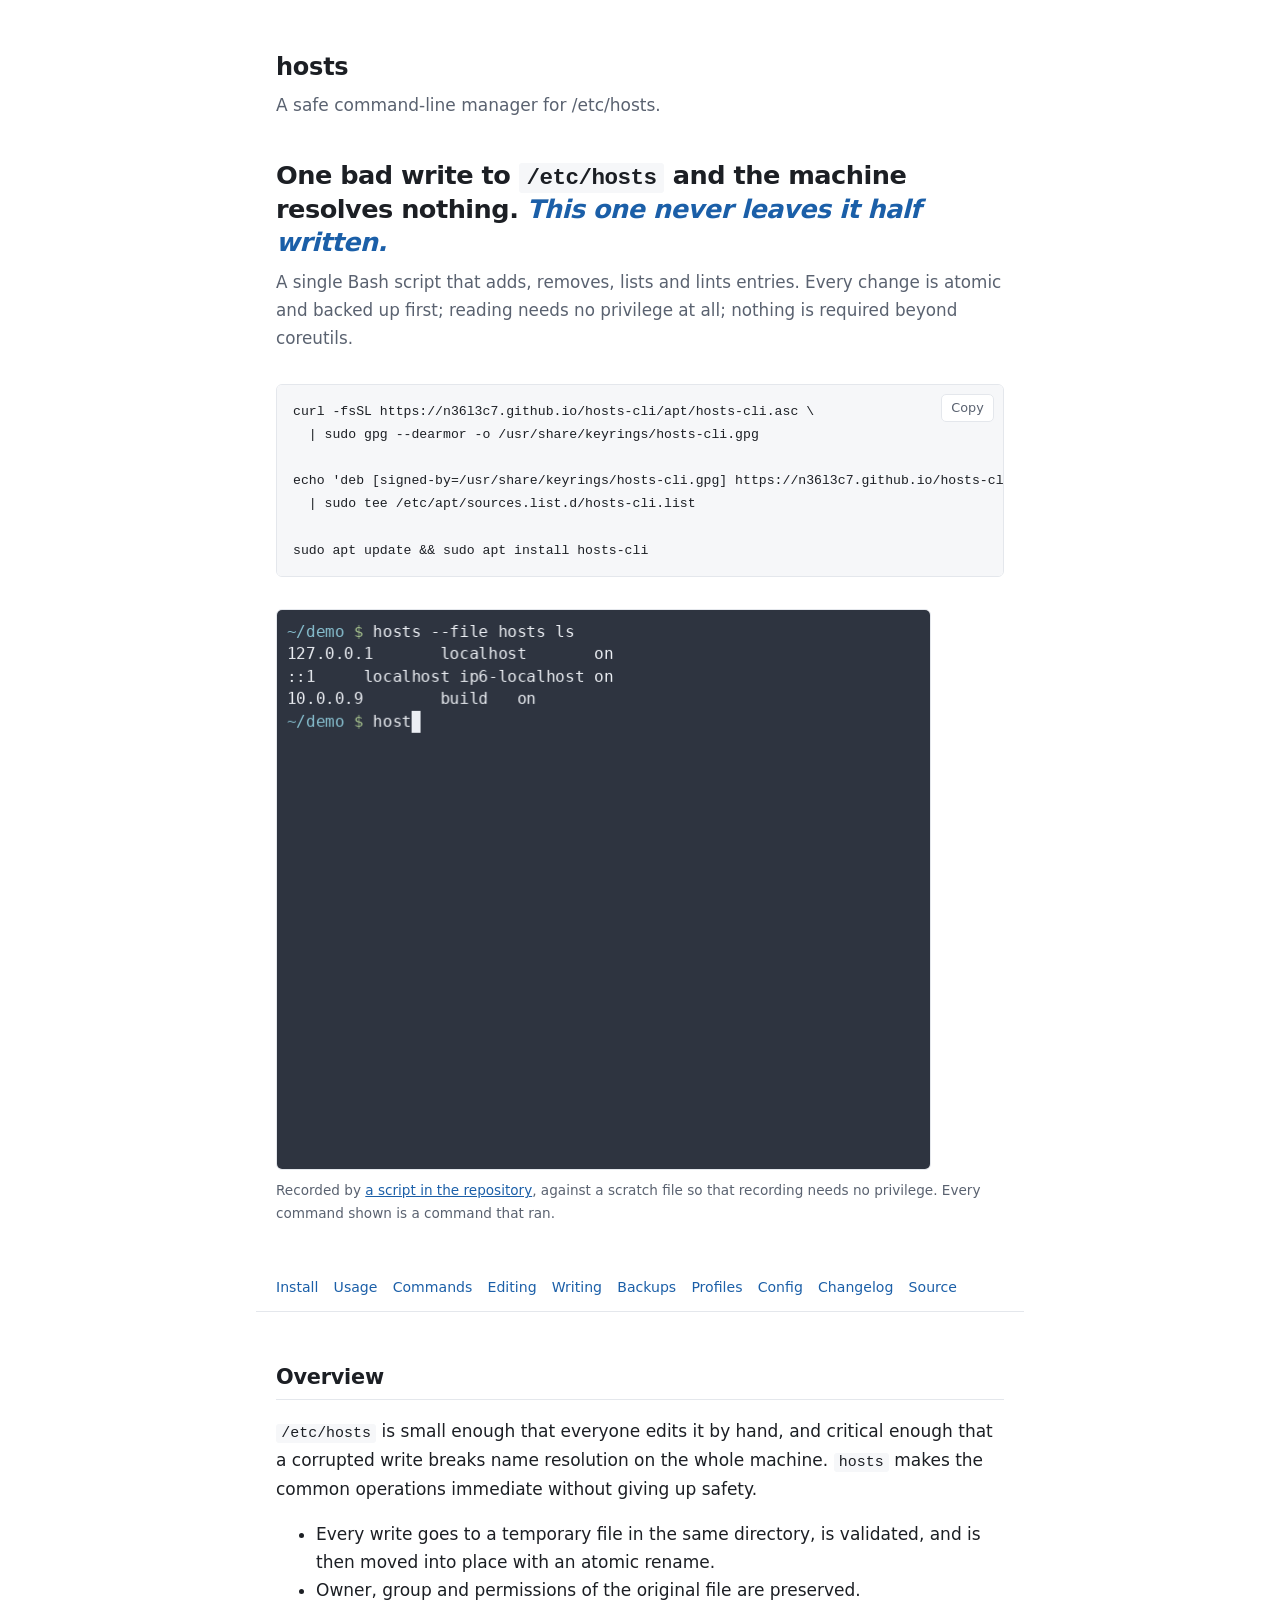
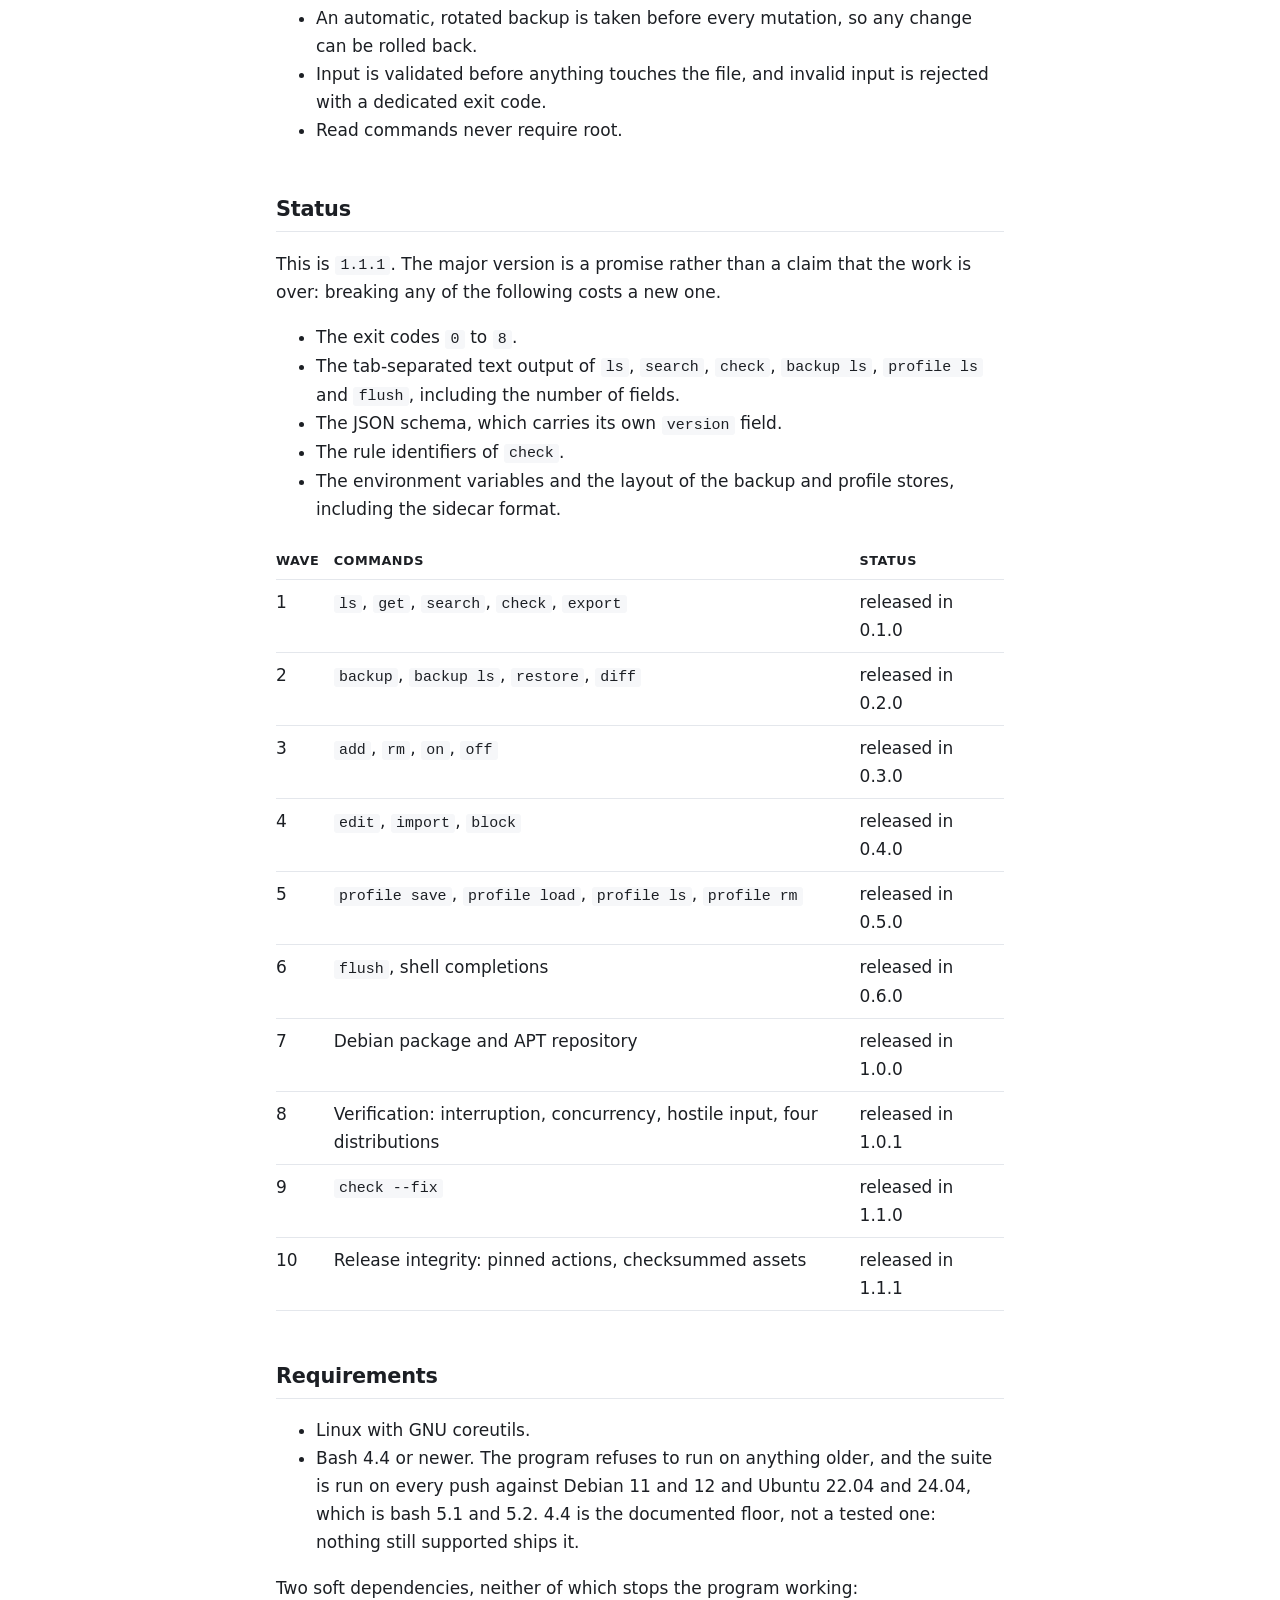
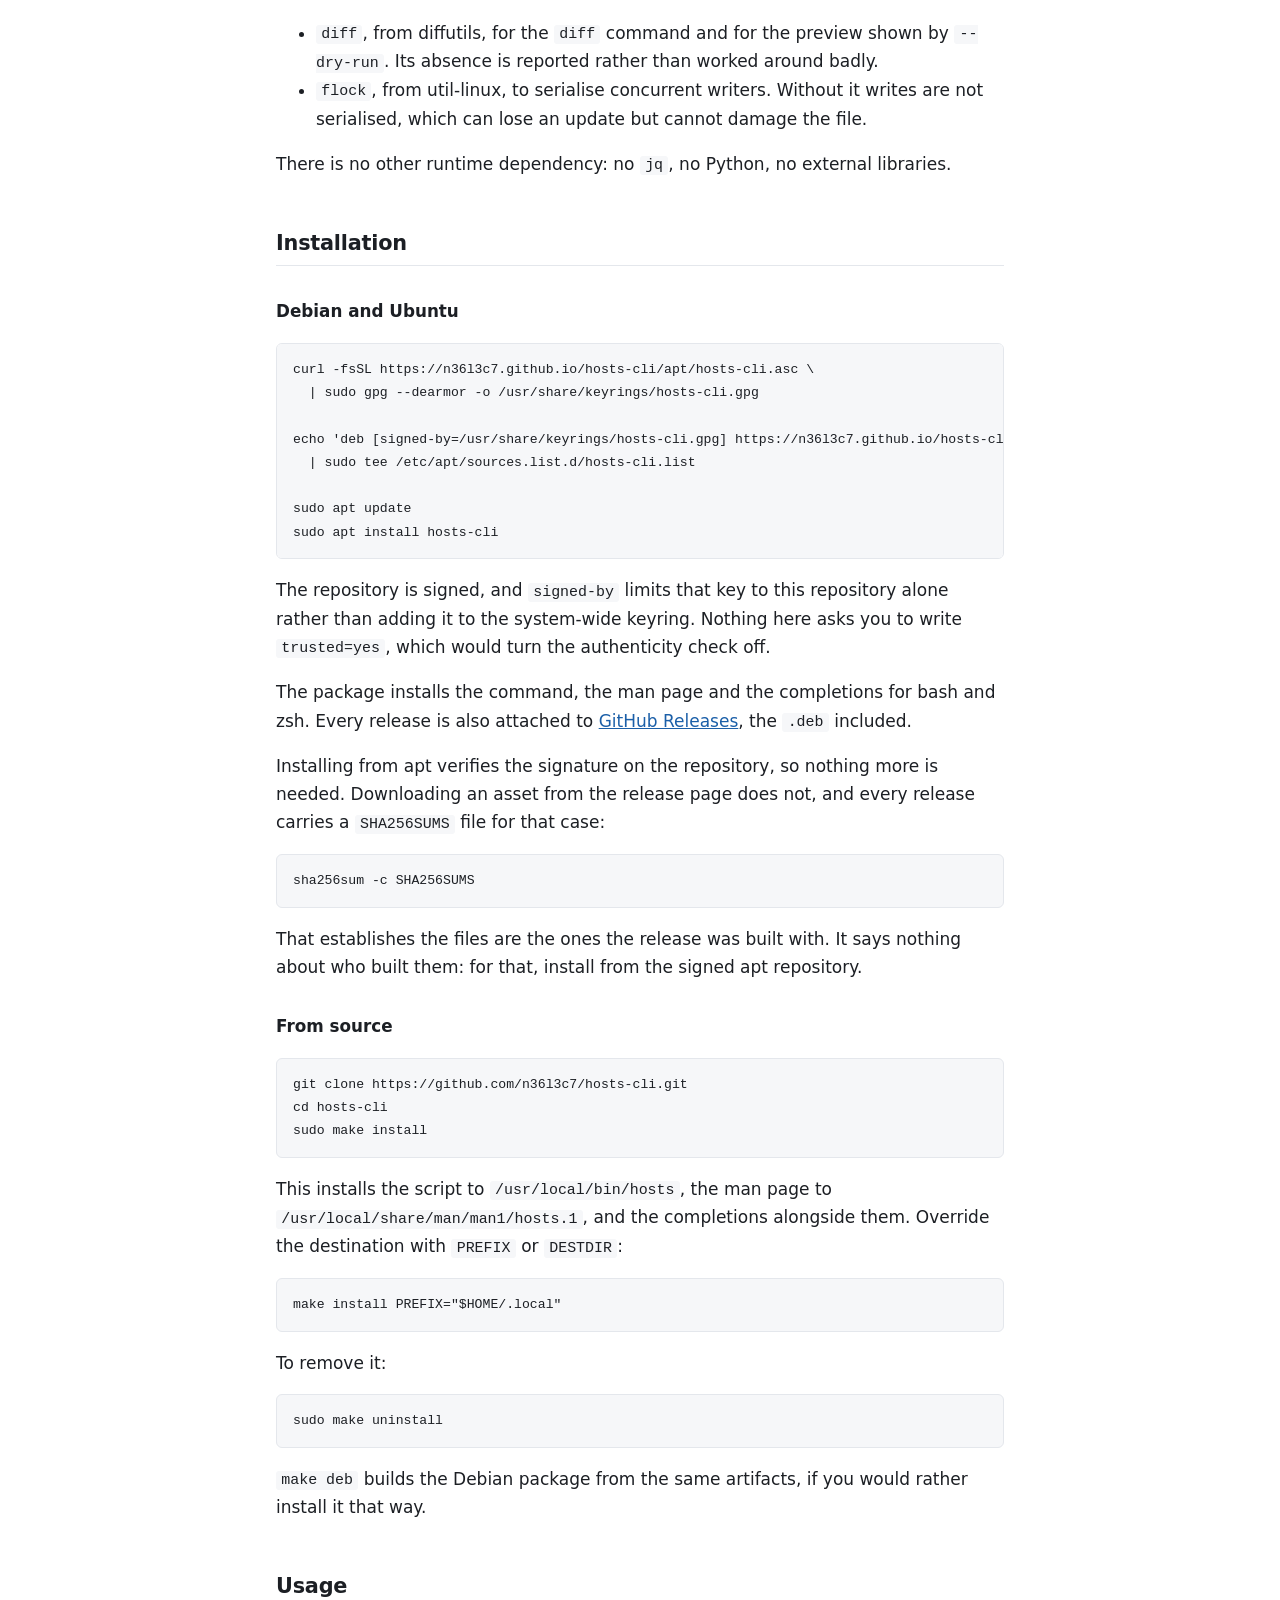
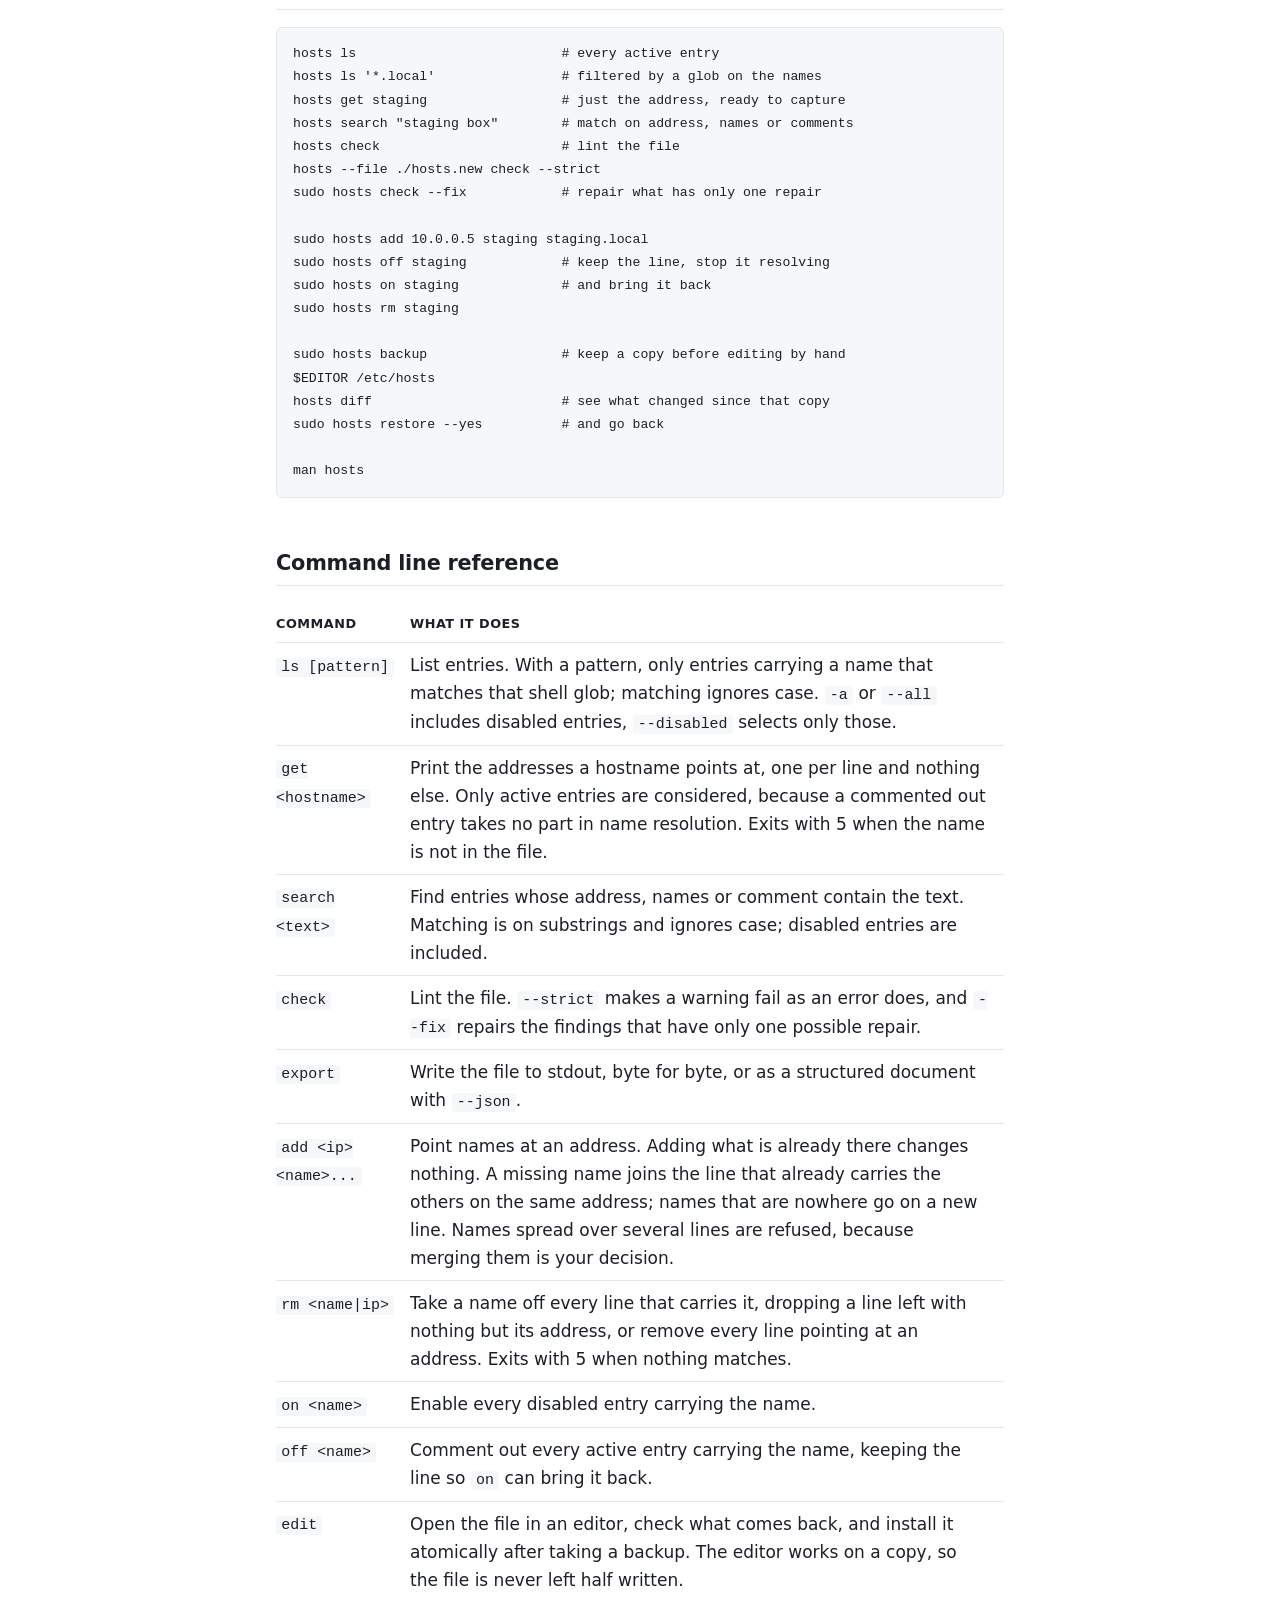
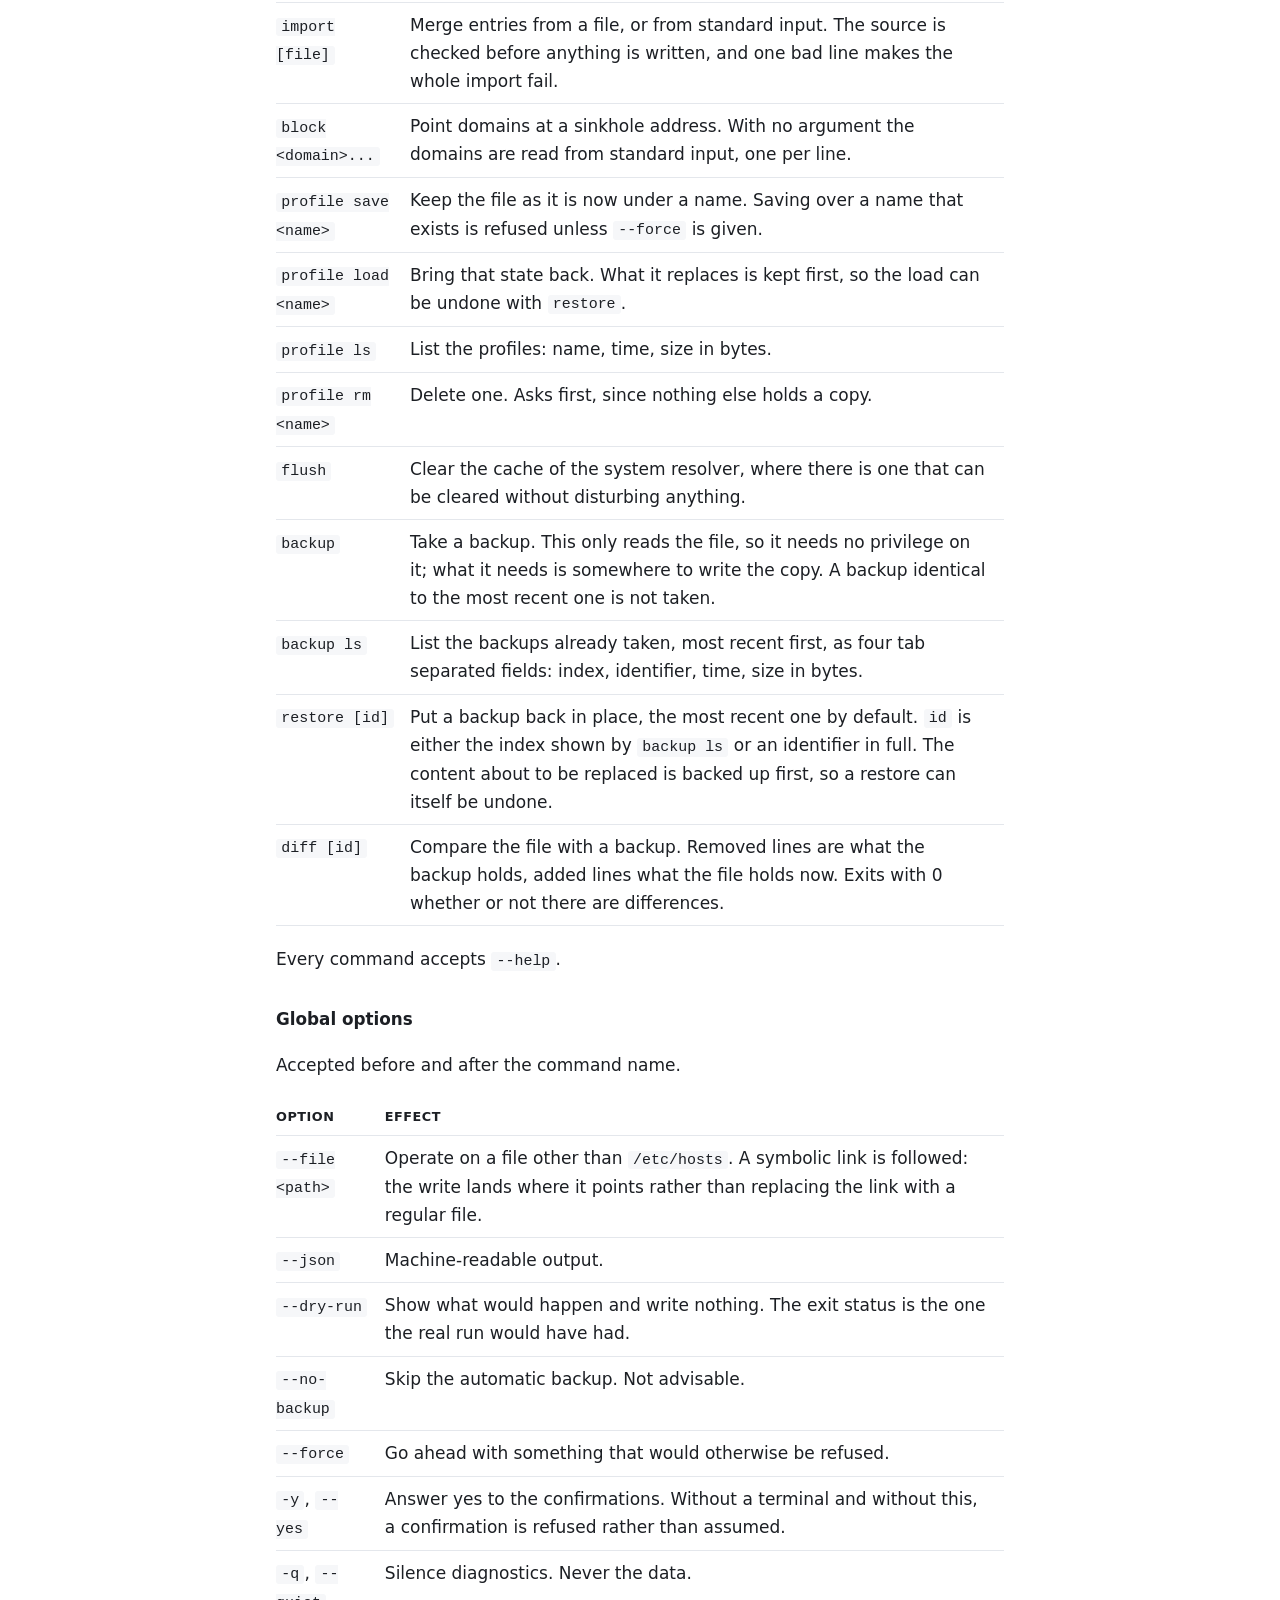
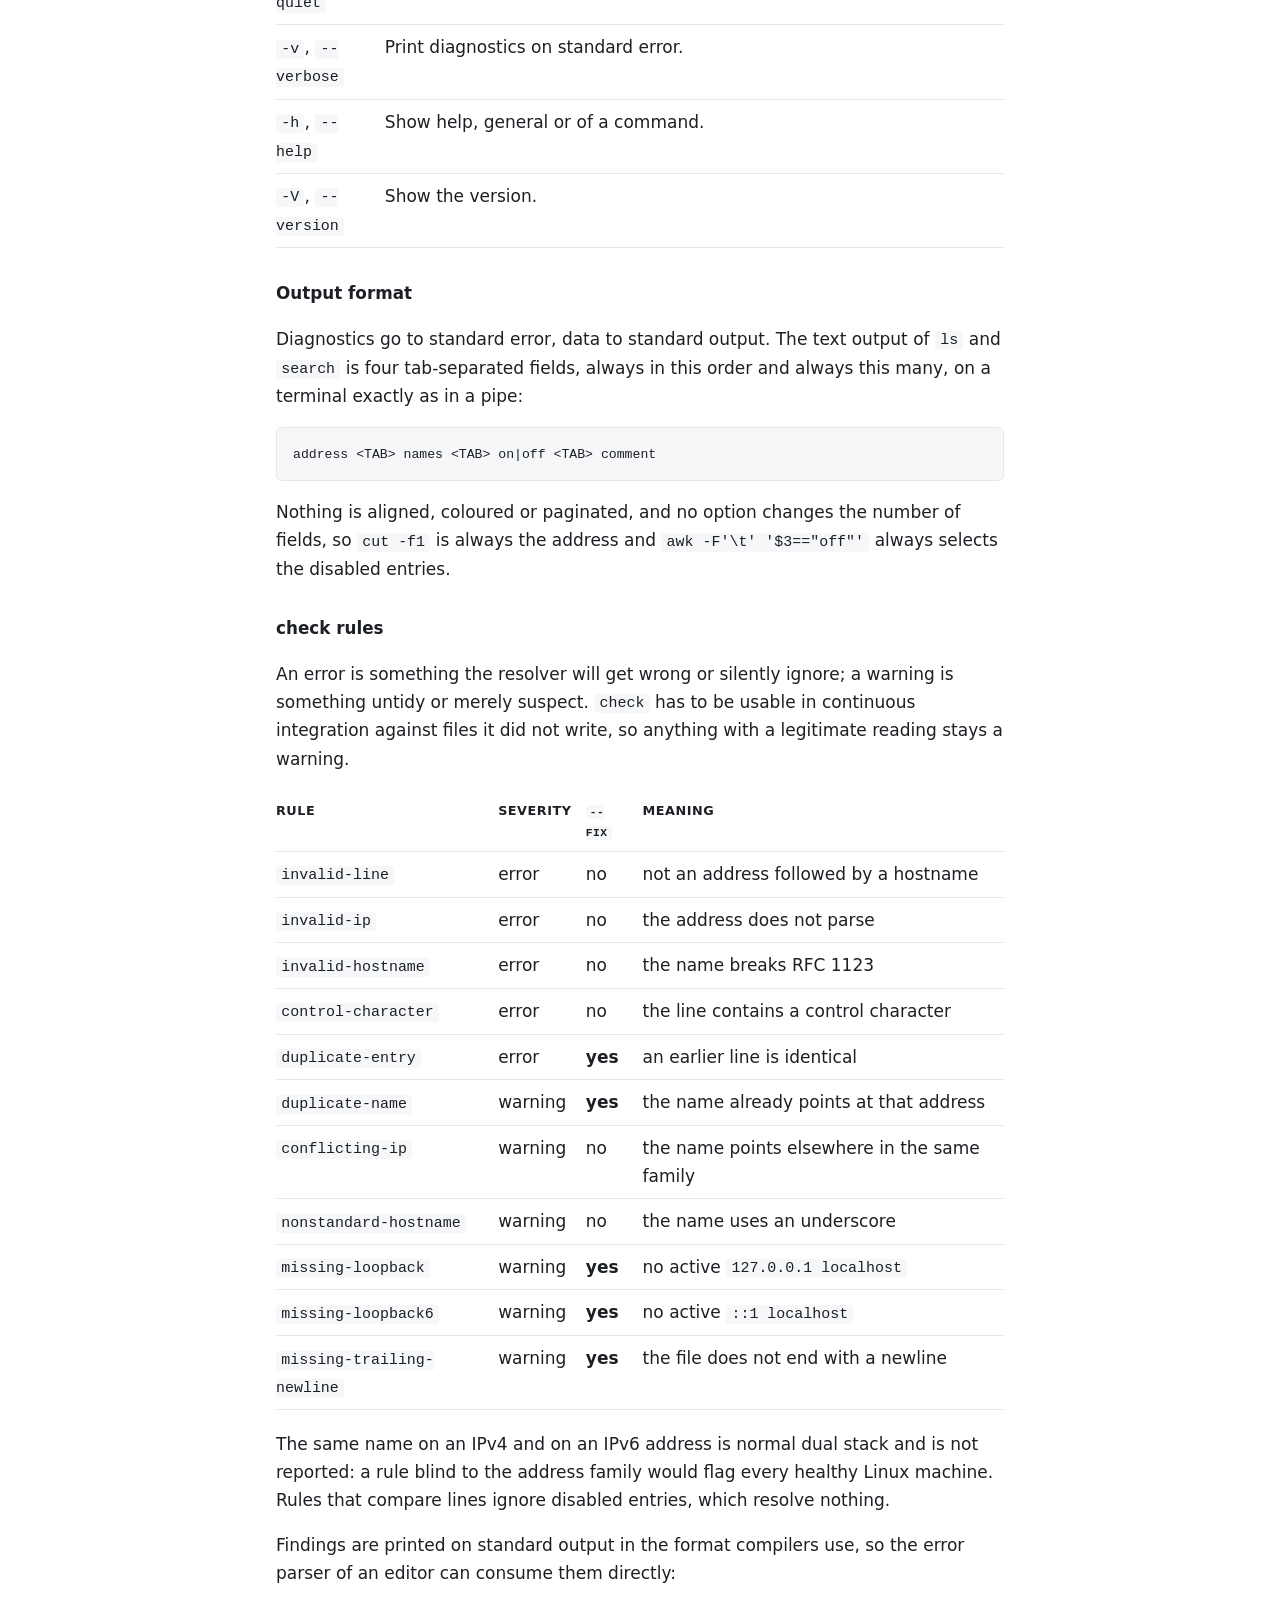
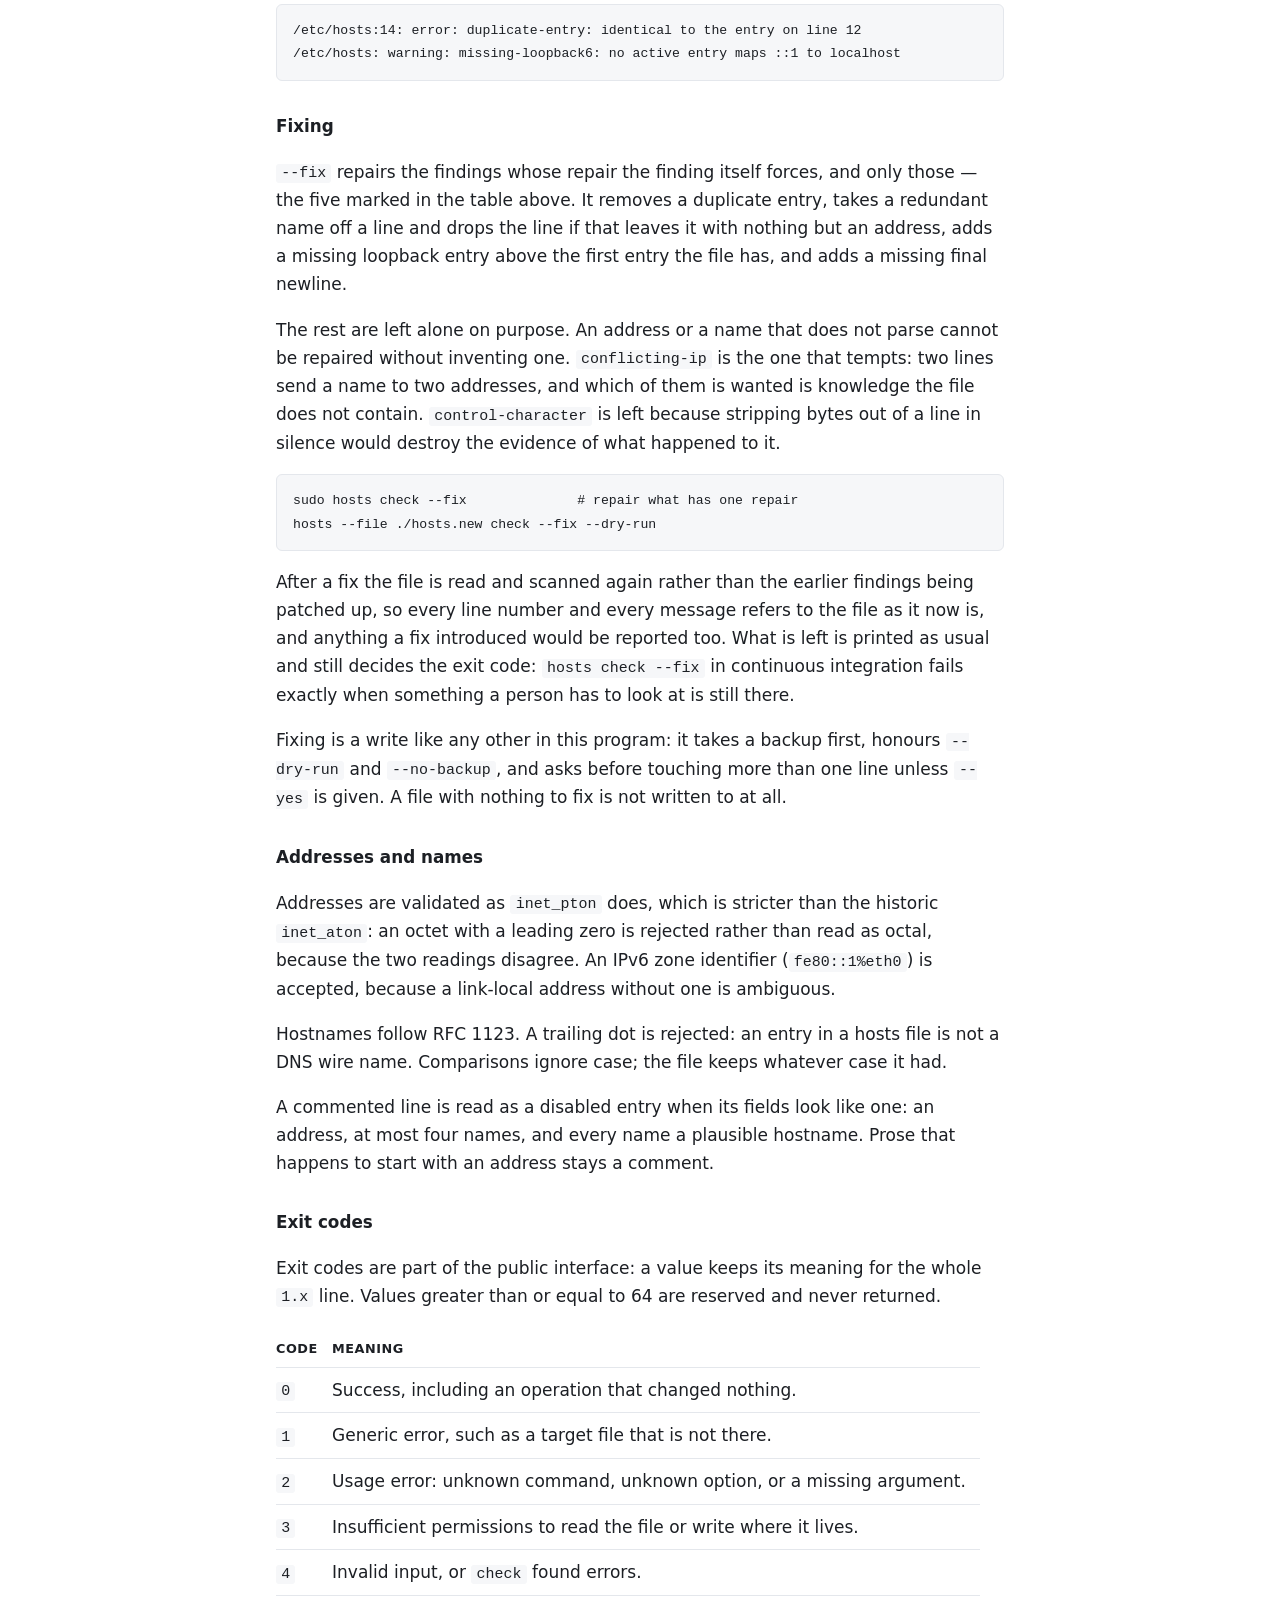
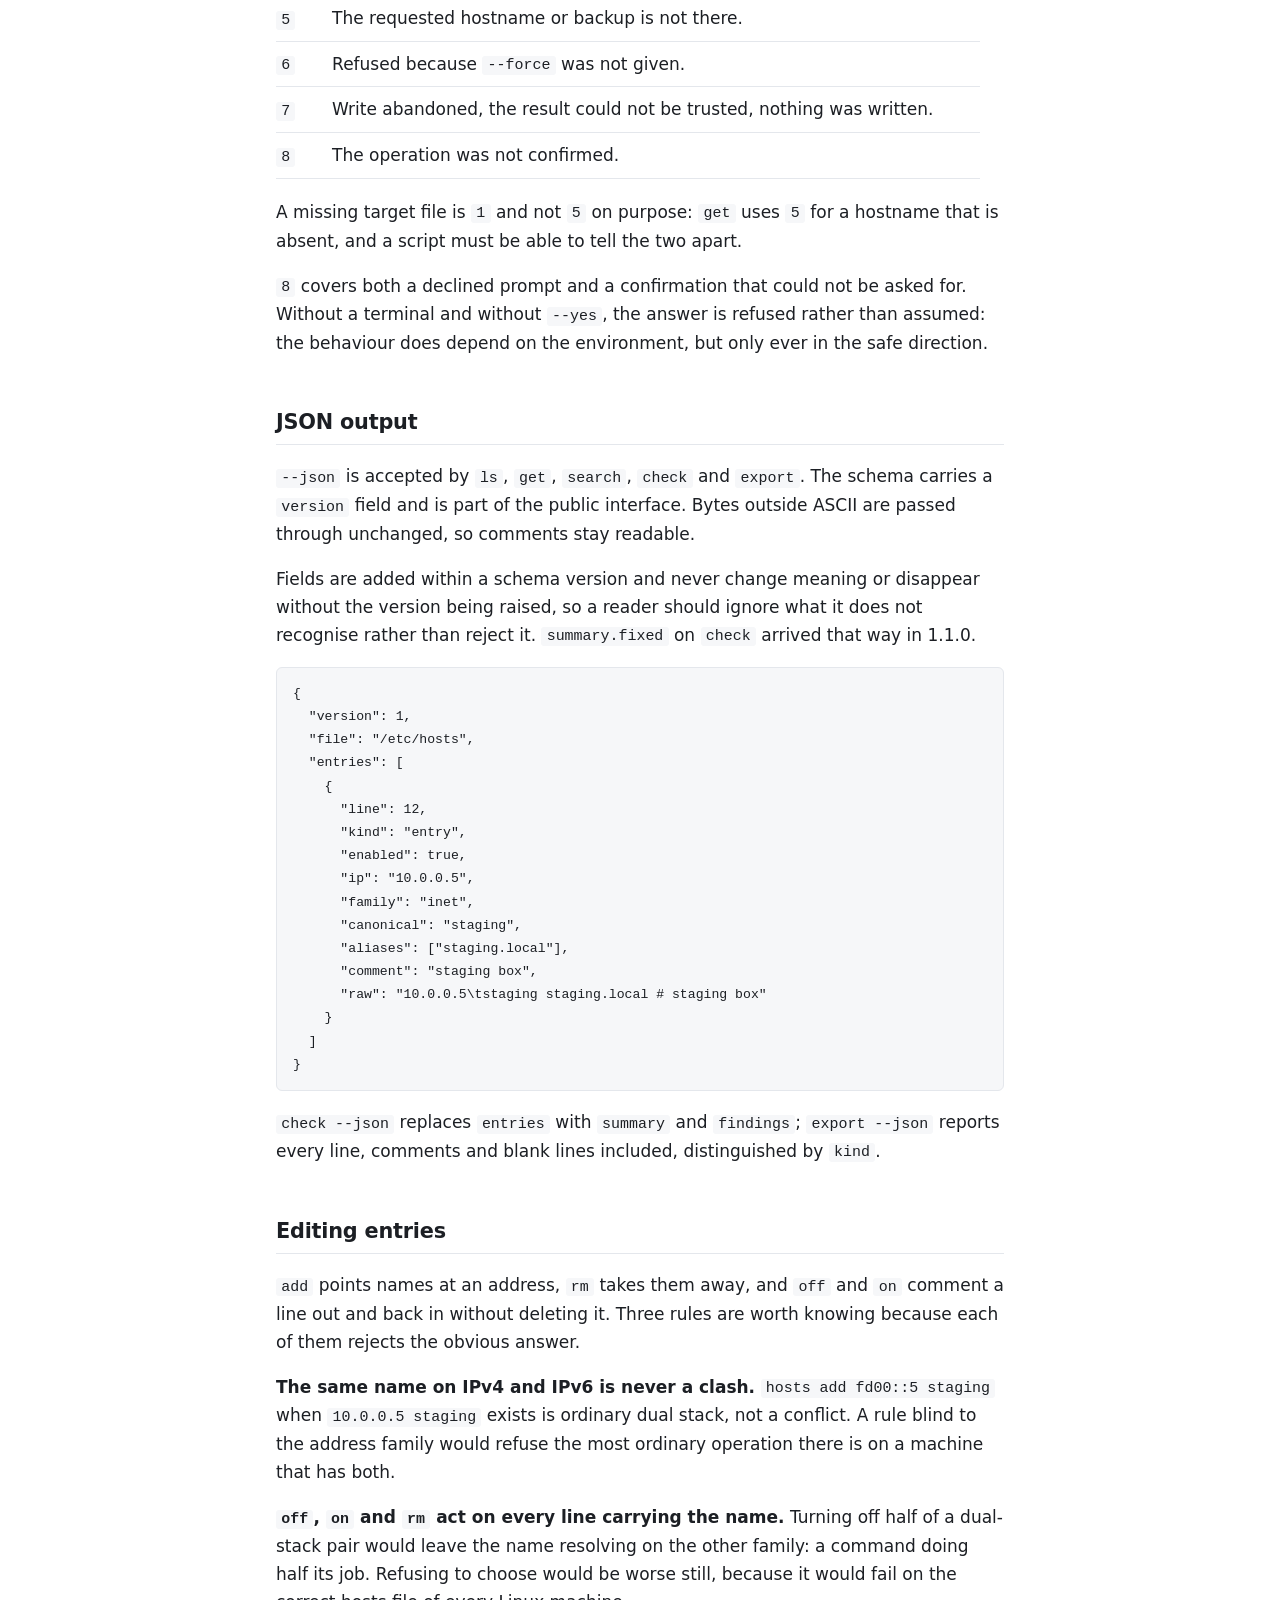
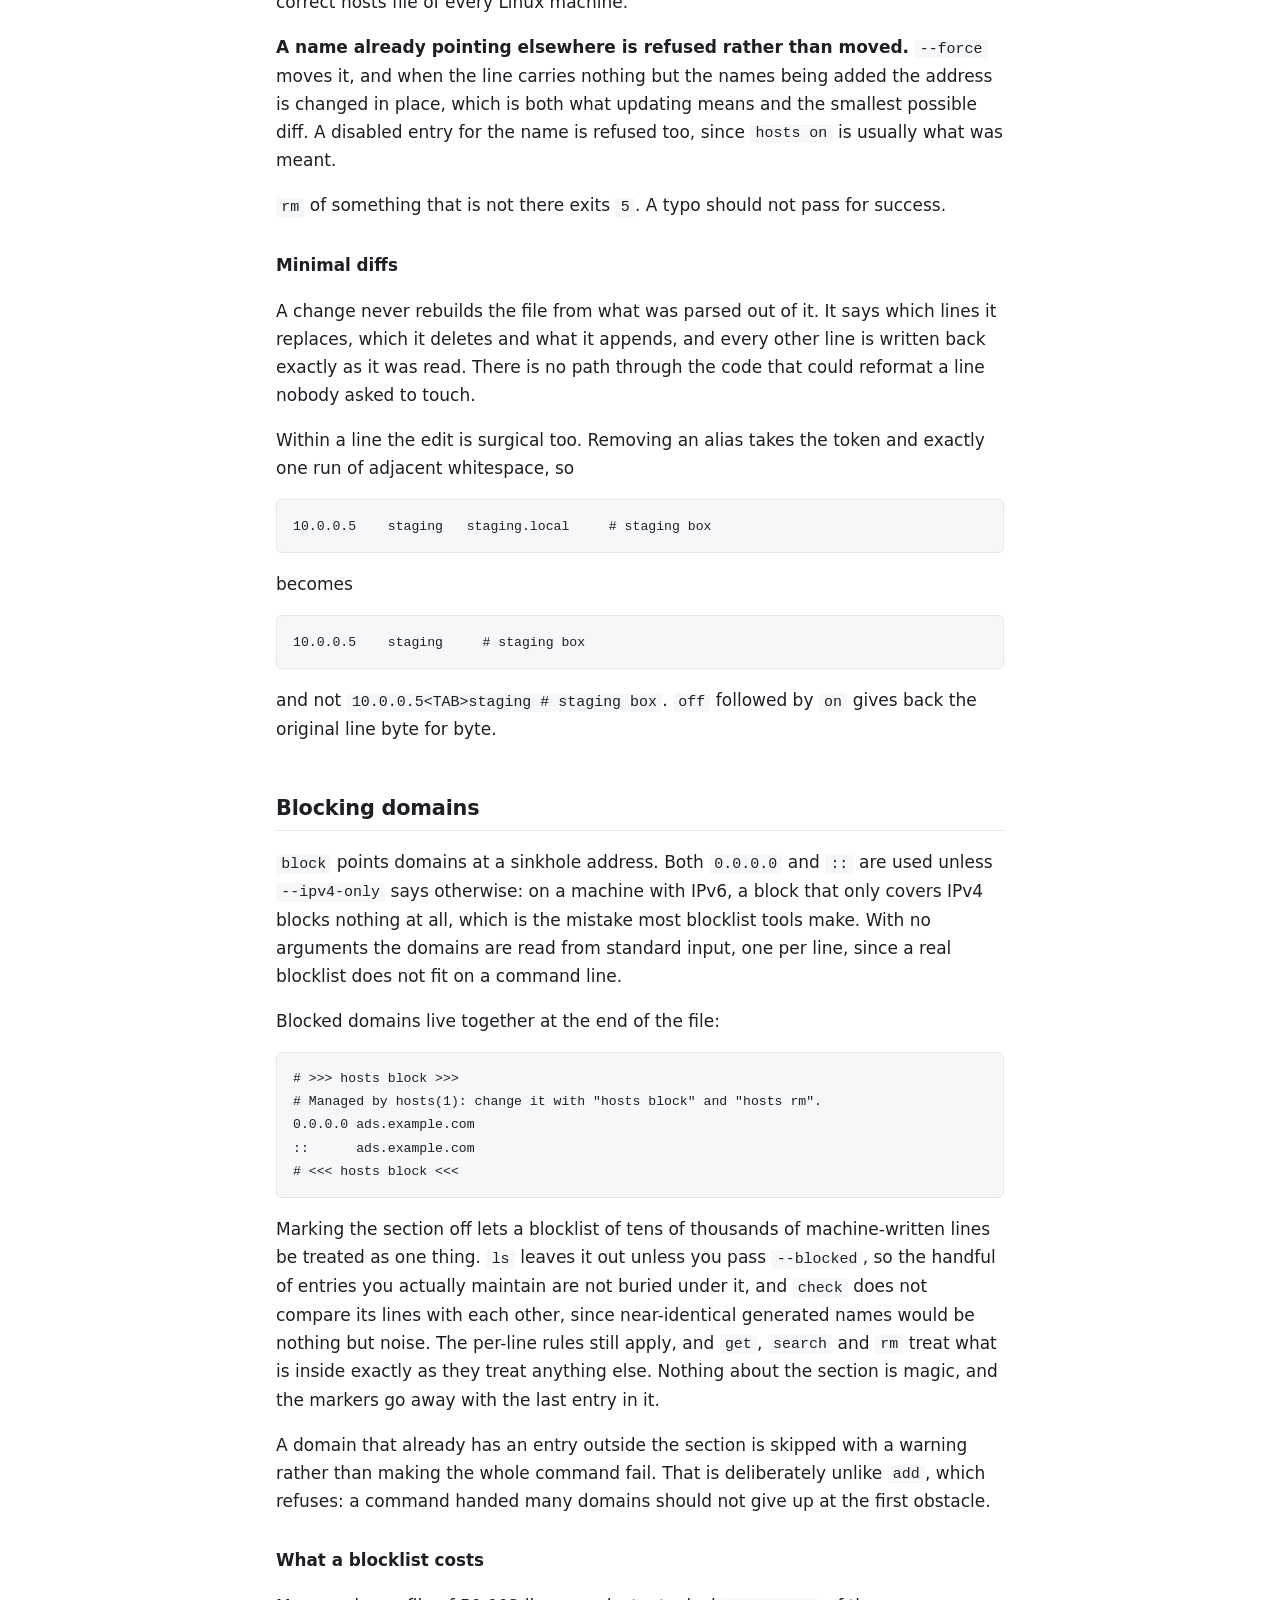
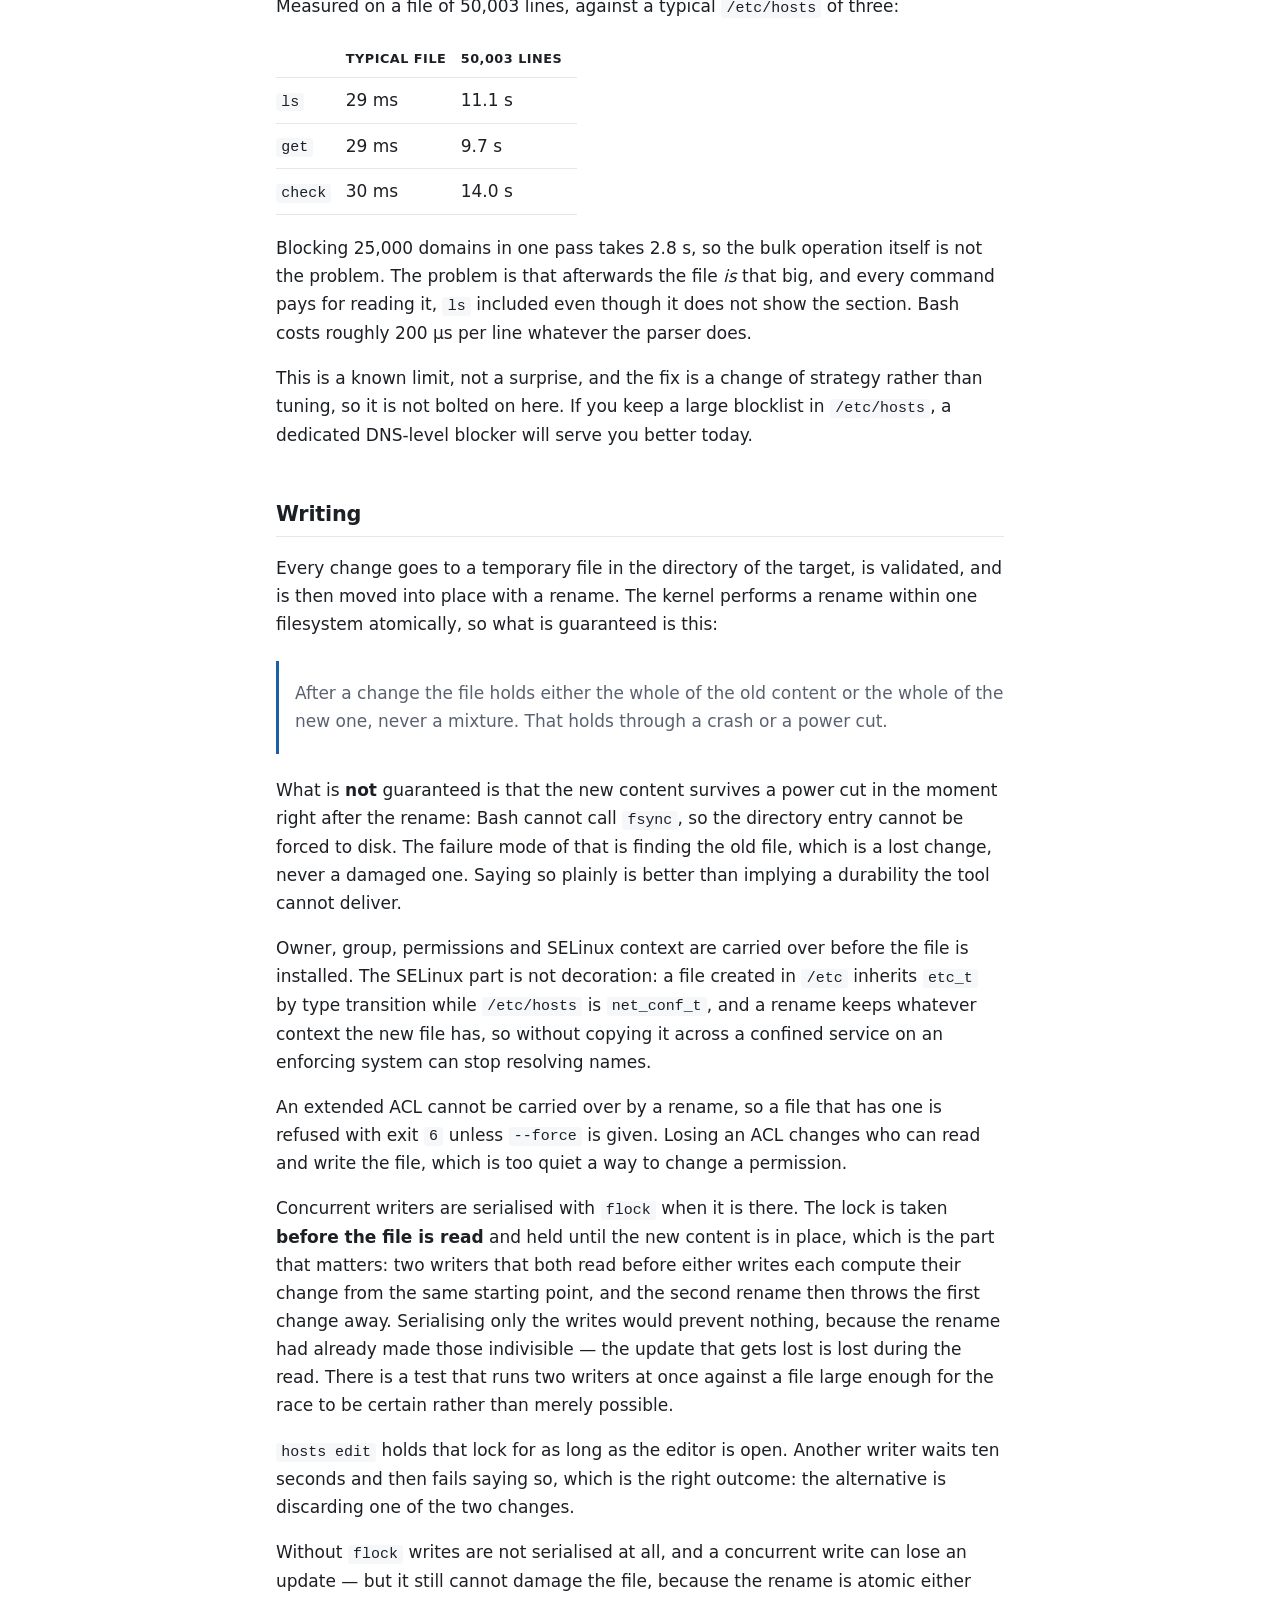
<file: docs/index.html>
<!DOCTYPE html>
<html lang="en">
  <head>
    <meta charset="utf-8" />
    <meta name="viewport" content="width=device-width, initial-scale=1" />
    <title>hosts - a safe command-line manager for /etc/hosts</title>
    <meta
      name="description"
      content="hosts is a Bash command-line tool that manages /etc/hosts with
               atomic writes, automatic backups and validation."
    />
    <link rel="stylesheet" href="style.css" />
  </head>
  <body>
    <header>
      <h1>hosts</h1>
      <p class="tagline">A safe command-line manager for /etc/hosts.</p>

      <p class="hero">
        One bad write to <code>/etc/hosts</code> and the machine resolves
        nothing. <em>This one never leaves it half written.</em>
      </p>
      <p class="lede">
        A single Bash script that adds, removes, lists and lints entries. Every
        change is atomic and backed up first; reading needs no privilege at all;
        nothing is required beyond coreutils.
      </p>

      <div class="install">
        <pre><code id="install">curl -fsSL https://n36l3c7.github.io/hosts-cli/apt/hosts-cli.asc \
  | sudo gpg --dearmor -o /usr/share/keyrings/hosts-cli.gpg

echo 'deb [signed-by=/usr/share/keyrings/hosts-cli.gpg] https://n36l3c7.github.io/hosts-cli/apt stable main' \
  | sudo tee /etc/apt/sources.list.d/hosts-cli.list

sudo apt update &amp;&amp; sudo apt install hosts-cli</code></pre>
        <button class="copy" type="button" data-target="install" hidden>
          Copy
        </button>
      </div>

      <figure>
        <img
          src="demo.gif"
          alt="A terminal session: listing the entries of a file, adding one for
               10.0.0.5, listing again to see it, removing its alias and then
               its name, and listing once more to see the line gone."
          width="655"
          height="560"
        />
        <figcaption>
          Recorded by
          <a href="https://github.com/n36l3c7/hosts-cli/blob/main/demo/record.sh"
            >a script in the repository</a
          >, against a scratch file so that recording needs no privilege. Every
          command shown is a command that ran.
        </figcaption>
      </figure>

    </header>

    <nav>
      <a href="#installation">Install</a>
      <a href="#usage">Usage</a>
      <a href="#reference">Commands</a>
      <a href="#editing">Editing</a>
      <a href="#writing">Writing</a>
      <a href="#backups">Backups</a>
      <a href="#profiles">Profiles</a>
      <a href="#configuration">Config</a>
      <a href="changelog.html">Changelog</a>
      <a href="https://github.com/n36l3c7/hosts-cli">Source</a>
    </nav>

    <main>
      <h2 id="overview">Overview</h2>
      <p>
        <code>/etc/hosts</code> is small enough that everyone edits it by hand,
        and critical enough that a corrupted write breaks name resolution on the
        whole machine. <code>hosts</code> makes the common operations immediate
        without giving up safety.
      </p>
      <ul>
        <li>
          Every write goes to a temporary file in the same directory, is
          validated, and is then moved into place with an atomic rename.
        </li>
        <li>
          Owner, group and permissions of the original file are preserved.
        </li>
        <li>
          An automatic, rotated backup is taken before every mutation, so any
          change can be rolled back.
        </li>
        <li>
          Input is validated before anything touches the file, and invalid input
          is rejected with a dedicated exit code.
        </li>
        <li>Read commands never require root.</li>
      </ul>

      <h2 id="status">Status</h2>
      <p>
        This is <code>1.1.1</code>. The major version is a promise rather than a
        claim that the work is over: breaking any of the following costs a new
        one.
      </p>
      <ul>
        <li>The exit codes <code>0</code> to <code>8</code>.</li>
        <li>
          The tab-separated text output of <code>ls</code>,
          <code>search</code>, <code>check</code>, <code>backup ls</code>,
          <code>profile ls</code> and <code>flush</code>, including the number
          of fields.
        </li>
        <li>The JSON schema, which carries its own <code>version</code> field.</li>
        <li>The rule identifiers of <code>check</code>.</li>
        <li>
          The environment variables and the layout of the backup and profile
          stores, including the sidecar format.
        </li>
      </ul>
      <table>
        <thead>
          <tr>
            <th>Wave</th>
            <th>Commands</th>
            <th>Status</th>
          </tr>
        </thead>
        <tbody>
          <tr>
            <td>1</td>
            <td><code>ls</code>, <code>get</code>, <code>search</code>,
              <code>check</code>, <code>export</code></td>
            <td>released in 0.1.0</td>
          </tr>
          <tr>
            <td>2</td>
            <td><code>backup</code>, <code>backup ls</code>,
              <code>restore</code>, <code>diff</code></td>
            <td>released in 0.2.0</td>
          </tr>
          <tr>
            <td>3</td>
            <td><code>add</code>, <code>rm</code>, <code>on</code>,
              <code>off</code></td>
            <td>released in 0.3.0</td>
          </tr>
          <tr>
            <td>4</td>
            <td><code>edit</code>, <code>import</code>, <code>block</code></td>
            <td>released in 0.4.0</td>
          </tr>
          <tr>
            <td>5</td>
            <td><code>profile save</code>, <code>profile load</code>,
              <code>profile ls</code>, <code>profile rm</code></td>
            <td>released in 0.5.0</td>
          </tr>
          <tr>
            <td>6</td>
            <td><code>flush</code>, shell completions</td>
            <td>released in 0.6.0</td>
          </tr>
          <tr>
            <td>7</td>
            <td>Debian package and APT repository</td>
            <td>released in 1.0.0</td>
          </tr>
          <tr>
            <td>8</td>
            <td>Verification: interruption, concurrency, hostile input,
              four distributions</td>
            <td>released in 1.0.1</td>
          </tr>
          <tr>
            <td>9</td>
            <td><code>check --fix</code></td>
            <td>released in 1.1.0</td>
          </tr>
          <tr>
            <td>10</td>
            <td>Release integrity: pinned actions, checksummed assets</td>
            <td>released in 1.1.1</td>
          </tr>
        </tbody>
      </table>

      <h2 id="requirements">Requirements</h2>
      <ul>
        <li>Linux with GNU coreutils.</li>
        <li>
          Bash 4.4 or newer. The program refuses to run on anything older, and
          the suite is run on every push against Debian 11 and 12 and Ubuntu
          22.04 and 24.04, which is bash 5.1 and 5.2. 4.4 is the documented
          floor, not a tested one: nothing still supported ships it.
        </li>
      </ul>
      <p>Two soft dependencies, neither of which stops the program working:</p>
      <ul>
        <li>
          <code>diff</code>, from diffutils, for the <code>diff</code> command
          and for the preview shown by <code>--dry-run</code>. Its absence is
          reported rather than worked around badly.
        </li>
        <li>
          <code>flock</code>, from util-linux, to serialise concurrent writers.
          Without it writes are not serialised, which can lose an update but
          cannot damage the file.
        </li>
      </ul>
      <p>
        There is no other runtime dependency: no <code>jq</code>, no Python, no
        external libraries.
      </p>

      <h2 id="installation">Installation</h2>
      <h3 id="apt">Debian and Ubuntu</h3>
      <pre><code>curl -fsSL https://n36l3c7.github.io/hosts-cli/apt/hosts-cli.asc \
  | sudo gpg --dearmor -o /usr/share/keyrings/hosts-cli.gpg

echo 'deb [signed-by=/usr/share/keyrings/hosts-cli.gpg] https://n36l3c7.github.io/hosts-cli/apt stable main' \
  | sudo tee /etc/apt/sources.list.d/hosts-cli.list

sudo apt update
sudo apt install hosts-cli</code></pre>
      <p>
        The repository is signed, and <code>signed-by</code> limits that key to
        this repository alone rather than adding it to the system-wide keyring.
        Nothing here asks you to write <code>trusted=yes</code>, which would
        turn the authenticity check off.
      </p>
      <p>
        The package installs the command, the man page and the completions for
        bash and zsh. Every release is also attached to
        <a href="https://github.com/n36l3c7/hosts-cli/releases">GitHub
        Releases</a>, the <code>.deb</code> included.
      </p>
      <p>
        Installing from apt verifies the signature on the repository, so nothing
        more is needed. Downloading an asset from the release page does not, and
        every release carries a <code>SHA256SUMS</code> file for that case:
      </p>
      <pre><code>sha256sum -c SHA256SUMS</code></pre>
      <p>
        That establishes the files are the ones the release was built with. It
        says nothing about who built them: for that, install from the signed apt
        repository.
      </p>

      <h3 id="from-source">From source</h3>
      <pre><code>git clone https://github.com/n36l3c7/hosts-cli.git
cd hosts-cli
sudo make install</code></pre>
      <p>
        This installs the script to <code>/usr/local/bin/hosts</code>, the man
        page to <code>/usr/local/share/man/man1/hosts.1</code>, and the
        completions alongside them. Override the destination with
        <code>PREFIX</code> or <code>DESTDIR</code>:
      </p>
      <pre><code>make install PREFIX="$HOME/.local"</code></pre>
      <p>To remove it:</p>
      <pre><code>sudo make uninstall</code></pre>
      <p>
        <code>make deb</code> builds the Debian package from the same
        artifacts, if you would rather install it that way.
      </p>

      <h2 id="usage">Usage</h2>
      <pre><code>hosts ls                          # every active entry
hosts ls '*.local'                # filtered by a glob on the names
hosts get staging                 # just the address, ready to capture
hosts search "staging box"        # match on address, names or comments
hosts check                       # lint the file
hosts --file ./hosts.new check --strict
sudo hosts check --fix            # repair what has only one repair

sudo hosts add 10.0.0.5 staging staging.local
sudo hosts off staging            # keep the line, stop it resolving
sudo hosts on staging             # and bring it back
sudo hosts rm staging

sudo hosts backup                 # keep a copy before editing by hand
$EDITOR /etc/hosts
hosts diff                        # see what changed since that copy
sudo hosts restore --yes          # and go back

man hosts</code></pre>

      <h2 id="reference">Command line reference</h2>
      <table>
        <thead>
          <tr>
            <th>Command</th>
            <th>What it does</th>
          </tr>
        </thead>
        <tbody>
          <tr>
            <td><code>ls [pattern]</code></td>
            <td>
              List entries. With a pattern, only entries carrying a name that
              matches that shell glob; matching ignores case. <code>-a</code> or
              <code>--all</code> includes disabled entries,
              <code>--disabled</code> selects only those.
            </td>
          </tr>
          <tr>
            <td><code>get &lt;hostname&gt;</code></td>
            <td>
              Print the addresses a hostname points at, one per line and nothing
              else. Only active entries are considered, because a commented out
              entry takes no part in name resolution. Exits with 5 when the name
              is not in the file.
            </td>
          </tr>
          <tr>
            <td><code>search &lt;text&gt;</code></td>
            <td>
              Find entries whose address, names or comment contain the text.
              Matching is on substrings and ignores case; disabled entries are
              included.
            </td>
          </tr>
          <tr>
            <td><code>check</code></td>
            <td>
              Lint the file. <code>--strict</code> makes a warning fail as an
              error does, and <code>--fix</code> repairs the findings that have
              only one possible repair.
            </td>
          </tr>
          <tr>
            <td><code>export</code></td>
            <td>
              Write the file to stdout, byte for byte, or as a structured
              document with <code>--json</code>.
            </td>
          </tr>
          <tr>
            <td><code>add &lt;ip&gt; &lt;name&gt;...</code></td>
            <td>
              Point names at an address. Adding what is already there changes
              nothing. A missing name joins the line that already carries the
              others on the same address; names that are nowhere go on a new
              line. Names spread over several lines are refused, because
              merging them is your decision.
            </td>
          </tr>
          <tr>
            <td><code>rm &lt;name|ip&gt;</code></td>
            <td>
              Take a name off every line that carries it, dropping a line left
              with nothing but its address, or remove every line pointing at an
              address. Exits with 5 when nothing matches.
            </td>
          </tr>
          <tr>
            <td><code>on &lt;name&gt;</code></td>
            <td>Enable every disabled entry carrying the name.</td>
          </tr>
          <tr>
            <td><code>off &lt;name&gt;</code></td>
            <td>
              Comment out every active entry carrying the name, keeping the
              line so <code>on</code> can bring it back.
            </td>
          </tr>
          <tr>
            <td><code>edit</code></td>
            <td>
              Open the file in an editor, check what comes back, and install it
              atomically after taking a backup. The editor works on a copy, so
              the file is never left half written.
            </td>
          </tr>
          <tr>
            <td><code>import [file]</code></td>
            <td>
              Merge entries from a file, or from standard input. The source is
              checked before anything is written, and one bad line makes the
              whole import fail.
            </td>
          </tr>
          <tr>
            <td><code>block &lt;domain&gt;...</code></td>
            <td>
              Point domains at a sinkhole address. With no argument the domains
              are read from standard input, one per line.
            </td>
          </tr>
          <tr>
            <td><code>profile save &lt;name&gt;</code></td>
            <td>
              Keep the file as it is now under a name. Saving over a name that
              exists is refused unless <code>--force</code> is given.
            </td>
          </tr>
          <tr>
            <td><code>profile load &lt;name&gt;</code></td>
            <td>
              Bring that state back. What it replaces is kept first, so the
              load can be undone with <code>restore</code>.
            </td>
          </tr>
          <tr>
            <td><code>profile ls</code></td>
            <td>List the profiles: name, time, size in bytes.</td>
          </tr>
          <tr>
            <td><code>profile rm &lt;name&gt;</code></td>
            <td>Delete one. Asks first, since nothing else holds a copy.</td>
          </tr>
          <tr>
            <td><code>flush</code></td>
            <td>
              Clear the cache of the system resolver, where there is one that
              can be cleared without disturbing anything.
            </td>
          </tr>
          <tr>
            <td><code>backup</code></td>
            <td>
              Take a backup. This only reads the file, so it needs no privilege
              on it; what it needs is somewhere to write the copy. A backup
              identical to the most recent one is not taken.
            </td>
          </tr>
          <tr>
            <td><code>backup ls</code></td>
            <td>
              List the backups already taken, most recent first, as four tab
              separated fields: index, identifier, time, size in bytes.
            </td>
          </tr>
          <tr>
            <td><code>restore [id]</code></td>
            <td>
              Put a backup back in place, the most recent one by default.
              <code>id</code> is either the index shown by
              <code>backup ls</code> or an identifier in full. The content about
              to be replaced is backed up first, so a restore can itself be
              undone.
            </td>
          </tr>
          <tr>
            <td><code>diff [id]</code></td>
            <td>
              Compare the file with a backup. Removed lines are what the backup
              holds, added lines what the file holds now. Exits with 0 whether
              or not there are differences.
            </td>
          </tr>
        </tbody>
      </table>
      <p>Every command accepts <code>--help</code>.</p>

      <h3 id="global-options">Global options</h3>
      <p>Accepted before and after the command name.</p>
      <table>
        <thead>
          <tr>
            <th>Option</th>
            <th>Effect</th>
          </tr>
        </thead>
        <tbody>
          <tr>
            <td><code>--file &lt;path&gt;</code></td>
            <td>
              Operate on a file other than <code>/etc/hosts</code>. A symbolic
              link is followed: the write lands where it points rather than
              replacing the link with a regular file.
            </td>
          </tr>
          <tr>
            <td><code>--json</code></td>
            <td>Machine-readable output.</td>
          </tr>
          <tr>
            <td><code>--dry-run</code></td>
            <td>
              Show what would happen and write nothing. The exit status is the
              one the real run would have had.
            </td>
          </tr>
          <tr>
            <td><code>--no-backup</code></td>
            <td>Skip the automatic backup. Not advisable.</td>
          </tr>
          <tr>
            <td><code>--force</code></td>
            <td>Go ahead with something that would otherwise be refused.</td>
          </tr>
          <tr>
            <td><code>-y</code>, <code>--yes</code></td>
            <td>
              Answer yes to the confirmations. Without a terminal and without
              this, a confirmation is refused rather than assumed.
            </td>
          </tr>
          <tr>
            <td><code>-q</code>, <code>--quiet</code></td>
            <td>Silence diagnostics. Never the data.</td>
          </tr>
          <tr>
            <td><code>-v</code>, <code>--verbose</code></td>
            <td>Print diagnostics on standard error.</td>
          </tr>
          <tr>
            <td><code>-h</code>, <code>--help</code></td>
            <td>Show help, general or of a command.</td>
          </tr>
          <tr>
            <td><code>-V</code>, <code>--version</code></td>
            <td>Show the version.</td>
          </tr>
        </tbody>
      </table>

      <h3 id="output-format">Output format</h3>
      <p>
        Diagnostics go to standard error, data to standard output. The text
        output of <code>ls</code> and <code>search</code> is four tab-separated
        fields, always in this order and always this many, on a terminal exactly
        as in a pipe:
      </p>
      <pre><code>address &lt;TAB&gt; names &lt;TAB&gt; on|off &lt;TAB&gt; comment</code></pre>
      <p>
        Nothing is aligned, coloured or paginated, and no option changes the
        number of fields, so <code>cut -f1</code> is always the address and
        <code>awk -F'\t' '$3=="off"'</code> always selects the disabled entries.
      </p>

      <h3 id="check-rules">check rules</h3>
      <p>
        An error is something the resolver will get wrong or silently ignore; a
        warning is something untidy or merely suspect. <code>check</code> has to
        be usable in continuous integration against files it did not write, so
        anything with a legitimate reading stays a warning.
      </p>
      <table>
        <thead>
          <tr>
            <th>Rule</th>
            <th>Severity</th>
            <th><code>--fix</code></th>
            <th>Meaning</th>
          </tr>
        </thead>
        <tbody>
          <tr>
            <td><code>invalid-line</code></td>
            <td>error</td>
            <td>no</td>
            <td>not an address followed by a hostname</td>
          </tr>
          <tr>
            <td><code>invalid-ip</code></td>
            <td>error</td>
            <td>no</td>
            <td>the address does not parse</td>
          </tr>
          <tr>
            <td><code>invalid-hostname</code></td>
            <td>error</td>
            <td>no</td>
            <td>the name breaks RFC 1123</td>
          </tr>
          <tr>
            <td><code>control-character</code></td>
            <td>error</td>
            <td>no</td>
            <td>the line contains a control character</td>
          </tr>
          <tr>
            <td><code>duplicate-entry</code></td>
            <td>error</td>
            <td><strong>yes</strong></td>
            <td>an earlier line is identical</td>
          </tr>
          <tr>
            <td><code>duplicate-name</code></td>
            <td>warning</td>
            <td><strong>yes</strong></td>
            <td>the name already points at that address</td>
          </tr>
          <tr>
            <td><code>conflicting-ip</code></td>
            <td>warning</td>
            <td>no</td>
            <td>the name points elsewhere in the same family</td>
          </tr>
          <tr>
            <td><code>nonstandard-hostname</code></td>
            <td>warning</td>
            <td>no</td>
            <td>the name uses an underscore</td>
          </tr>
          <tr>
            <td><code>missing-loopback</code></td>
            <td>warning</td>
            <td><strong>yes</strong></td>
            <td>no active <code>127.0.0.1 localhost</code></td>
          </tr>
          <tr>
            <td><code>missing-loopback6</code></td>
            <td>warning</td>
            <td><strong>yes</strong></td>
            <td>no active <code>::1 localhost</code></td>
          </tr>
          <tr>
            <td><code>missing-trailing-newline</code></td>
            <td>warning</td>
            <td><strong>yes</strong></td>
            <td>the file does not end with a newline</td>
          </tr>
        </tbody>
      </table>
      <p>
        The same name on an IPv4 and on an IPv6 address is normal dual stack and
        is not reported: a rule blind to the address family would flag every
        healthy Linux machine. Rules that compare lines ignore disabled entries,
        which resolve nothing.
      </p>
      <p>
        Findings are printed on standard output in the format compilers use, so
        the error parser of an editor can consume them directly:
      </p>
      <pre><code>/etc/hosts:14: error: duplicate-entry: identical to the entry on line 12
/etc/hosts: warning: missing-loopback6: no active entry maps ::1 to localhost</code></pre>

      <h3 id="fixing">Fixing</h3>
      <p>
        <code>--fix</code> repairs the findings whose repair the finding itself
        forces, and only those &mdash; the five marked in the table above. It
        removes a duplicate entry, takes a redundant name off a line and drops
        the line if that leaves it with nothing but an address, adds a missing
        loopback entry above the first entry the file has, and adds a missing
        final newline.
      </p>
      <p>
        The rest are left alone on purpose. An address or a name that does not
        parse cannot be repaired without inventing one.
        <code>conflicting-ip</code> is the one that tempts: two lines send a
        name to two addresses, and which of them is wanted is knowledge the file
        does not contain. <code>control-character</code> is left because
        stripping bytes out of a line in silence would destroy the evidence of
        what happened to it.
      </p>
      <pre><code>sudo hosts check --fix              # repair what has one repair
hosts --file ./hosts.new check --fix --dry-run</code></pre>
      <p>
        After a fix the file is read and scanned again rather than the earlier
        findings being patched up, so every line number and every message refers
        to the file as it now is, and anything a fix introduced would be
        reported too. What is left is printed as usual and still decides the
        exit code: <code>hosts check --fix</code> in continuous integration
        fails exactly when something a person has to look at is still there.
      </p>
      <p>
        Fixing is a write like any other in this program: it takes a backup
        first, honours <code>--dry-run</code> and <code>--no-backup</code>, and
        asks before touching more than one line unless <code>--yes</code> is
        given. A file with nothing to fix is not written to at all.
      </p>

      <h3 id="addresses-and-names">Addresses and names</h3>
      <p>
        Addresses are validated as <code>inet_pton</code> does, which is
        stricter than the historic <code>inet_aton</code>: an octet with a
        leading zero is rejected rather than read as octal, because the two
        readings disagree. An IPv6 zone identifier
        (<code>fe80::1%eth0</code>) is accepted, because a link-local address
        without one is ambiguous.
      </p>
      <p>
        Hostnames follow RFC 1123. A trailing dot is rejected: an entry in a
        hosts file is not a DNS wire name. Comparisons ignore case; the file
        keeps whatever case it had.
      </p>
      <p>
        A commented line is read as a disabled entry when its fields look like
        one: an address, at most four names, and every name a plausible
        hostname. Prose that happens to start with an address stays a comment.
      </p>

      <h3 id="exit-codes">Exit codes</h3>
      <p>
        Exit codes are part of the public interface: a value keeps its meaning
        for the whole <code>1.x</code> line. Values greater than or equal to 64
        are reserved and never returned.
      </p>
      <table>
        <thead>
          <tr>
            <th>Code</th>
            <th>Meaning</th>
          </tr>
        </thead>
        <tbody>
          <tr>
            <td><code>0</code></td>
            <td>Success, including an operation that changed nothing.</td>
          </tr>
          <tr>
            <td><code>1</code></td>
            <td>Generic error, such as a target file that is not there.</td>
          </tr>
          <tr>
            <td><code>2</code></td>
            <td>
              Usage error: unknown command, unknown option, or a missing
              argument.
            </td>
          </tr>
          <tr>
            <td><code>3</code></td>
            <td>
              Insufficient permissions to read the file or write where it lives.
            </td>
          </tr>
          <tr>
            <td><code>4</code></td>
            <td>Invalid input, or <code>check</code> found errors.</td>
          </tr>
          <tr>
            <td><code>5</code></td>
            <td>The requested hostname or backup is not there.</td>
          </tr>
          <tr>
            <td><code>6</code></td>
            <td>Refused because <code>--force</code> was not given.</td>
          </tr>
          <tr>
            <td><code>7</code></td>
            <td>
              Write abandoned, the result could not be trusted, nothing was
              written.
            </td>
          </tr>
          <tr>
            <td><code>8</code></td>
            <td>The operation was not confirmed.</td>
          </tr>
        </tbody>
      </table>
      <p>
        A missing target file is <code>1</code> and not <code>5</code> on
        purpose: <code>get</code> uses <code>5</code> for a hostname that is
        absent, and a script must be able to tell the two apart.
      </p>
      <p>
        <code>8</code> covers both a declined prompt and a confirmation that
        could not be asked for. Without a terminal and without
        <code>--yes</code>, the answer is refused rather than assumed: the
        behaviour does depend on the environment, but only ever in the safe
        direction.
      </p>

      <h2 id="json">JSON output</h2>
      <p>
        <code>--json</code> is accepted by <code>ls</code>, <code>get</code>,
        <code>search</code>, <code>check</code> and <code>export</code>. The
        schema carries a <code>version</code> field and is part of the public
        interface. Bytes outside ASCII are passed through unchanged, so comments
        stay readable.
      </p>
      <p>
        Fields are added within a schema version and never change meaning or
        disappear without the version being raised, so a reader should ignore
        what it does not recognise rather than reject it.
        <code>summary.fixed</code> on <code>check</code> arrived that way in
        1.1.0.
      </p>
      <pre><code>{
  "version": 1,
  "file": "/etc/hosts",
  "entries": [
    {
      "line": 12,
      "kind": "entry",
      "enabled": true,
      "ip": "10.0.0.5",
      "family": "inet",
      "canonical": "staging",
      "aliases": ["staging.local"],
      "comment": "staging box",
      "raw": "10.0.0.5\tstaging staging.local # staging box"
    }
  ]
}</code></pre>
      <p>
        <code>check --json</code> replaces <code>entries</code> with
        <code>summary</code> and <code>findings</code>;
        <code>export --json</code> reports every line, comments and blank lines
        included, distinguished by <code>kind</code>.
      </p>

      <h2 id="editing">Editing entries</h2>
      <p>
        <code>add</code> points names at an address, <code>rm</code> takes them
        away, and <code>off</code> and <code>on</code> comment a line out and
        back in without deleting it. Three rules are worth knowing because each
        of them rejects the obvious answer.
      </p>
      <p>
        <strong>The same name on IPv4 and IPv6 is never a clash.</strong>
        <code>hosts add fd00::5 staging</code> when <code>10.0.0.5 staging</code>
        exists is ordinary dual stack, not a conflict. A rule blind to the
        address family would refuse the most ordinary operation there is on a
        machine that has both.
      </p>
      <p>
        <strong><code>off</code>, <code>on</code> and <code>rm</code> act on
        every line carrying the name.</strong> Turning off half of a dual-stack
        pair would leave the name resolving on the other family: a command doing
        half its job. Refusing to choose would be worse still, because it would
        fail on the correct hosts file of every Linux machine.
      </p>
      <p>
        <strong>A name already pointing elsewhere is refused rather than
        moved.</strong> <code>--force</code> moves it, and when the line carries
        nothing but the names being added the address is changed in place, which
        is both what updating means and the smallest possible diff. A disabled
        entry for the name is refused too, since <code>hosts on</code> is
        usually what was meant.
      </p>
      <p>
        <code>rm</code> of something that is not there exits <code>5</code>. A
        typo should not pass for success.
      </p>

      <h3 id="minimal-diffs">Minimal diffs</h3>
      <p>
        A change never rebuilds the file from what was parsed out of it. It says
        which lines it replaces, which it deletes and what it appends, and every
        other line is written back exactly as it was read. There is no path
        through the code that could reformat a line nobody asked to touch.
      </p>
      <p>
        Within a line the edit is surgical too. Removing an alias takes the
        token and exactly one run of adjacent whitespace, so
      </p>
      <pre><code>10.0.0.5    staging   staging.local	# staging box</code></pre>
      <p>becomes</p>
      <pre><code>10.0.0.5    staging	# staging box</code></pre>
      <p>
        and not <code>10.0.0.5&lt;TAB&gt;staging # staging box</code>.
        <code>off</code> followed by <code>on</code> gives back the original
        line byte for byte.
      </p>

      <h2 id="blocking">Blocking domains</h2>
      <p>
        <code>block</code> points domains at a sinkhole address. Both
        <code>0.0.0.0</code> and <code>::</code> are used unless
        <code>--ipv4-only</code> says otherwise: on a machine with IPv6, a block
        that only covers IPv4 blocks nothing at all, which is the mistake most
        blocklist tools make. With no arguments the domains are read from
        standard input, one per line, since a real blocklist does not fit on a
        command line.
      </p>
      <p>Blocked domains live together at the end of the file:</p>
      <pre><code># &gt;&gt;&gt; hosts block &gt;&gt;&gt;
# Managed by hosts(1): change it with "hosts block" and "hosts rm".
0.0.0.0	ads.example.com
::	ads.example.com
# &lt;&lt;&lt; hosts block &lt;&lt;&lt;</code></pre>
      <p>
        Marking the section off lets a blocklist of tens of thousands of
        machine-written lines be treated as one thing. <code>ls</code> leaves it
        out unless you pass <code>--blocked</code>, so the handful of entries you
        actually maintain are not buried under it, and <code>check</code> does
        not compare its lines with each other, since near-identical generated
        names would be nothing but noise. The per-line rules still apply, and
        <code>get</code>, <code>search</code> and <code>rm</code> treat what is
        inside exactly as they treat anything else. Nothing about the section is
        magic, and the markers go away with the last entry in it.
      </p>
      <p>
        A domain that already has an entry outside the section is skipped with a
        warning rather than making the whole command fail. That is deliberately
        unlike <code>add</code>, which refuses: a command handed many domains
        should not give up at the first obstacle.
      </p>

      <h3 id="blocklist-cost">What a blocklist costs</h3>
      <p>
        Measured on a file of 50,003 lines, against a typical
        <code>/etc/hosts</code> of three:
      </p>
      <table>
        <thead>
          <tr>
            <th></th>
            <th>typical file</th>
            <th>50,003 lines</th>
          </tr>
        </thead>
        <tbody>
          <tr>
            <td><code>ls</code></td>
            <td>29 ms</td>
            <td>11.1 s</td>
          </tr>
          <tr>
            <td><code>get</code></td>
            <td>29 ms</td>
            <td>9.7 s</td>
          </tr>
          <tr>
            <td><code>check</code></td>
            <td>30 ms</td>
            <td>14.0 s</td>
          </tr>
        </tbody>
      </table>
      <p>
        Blocking 25,000 domains in one pass takes 2.8 s, so the bulk operation
        itself is not the problem. The problem is that afterwards the file
        <em>is</em> that big, and every command pays for reading it,
        <code>ls</code> included even though it does not show the section. Bash
        costs roughly 200 &micro;s per line whatever the parser does.
      </p>
      <p>
        This is a known limit, not a surprise, and the fix is a change of
        strategy rather than tuning, so it is not bolted on here. If you keep a
        large blocklist in <code>/etc/hosts</code>, a dedicated DNS-level
        blocker will serve you better today.
      </p>

      <h2 id="writing">Writing</h2>
      <p>
        Every change goes to a temporary file in the directory of the target, is
        validated, and is then moved into place with a rename. The kernel
        performs a rename within one filesystem atomically, so what is
        guaranteed is this:
      </p>
      <blockquote>
        <p>
          After a change the file holds either the whole of the old content or
          the whole of the new one, never a mixture. That holds through a crash
          or a power cut.
        </p>
      </blockquote>
      <p>
        What is <strong>not</strong> guaranteed is that the new content survives
        a power cut in the moment right after the rename: Bash cannot call
        <code>fsync</code>, so the directory entry cannot be forced to disk. The
        failure mode of that is finding the old file, which is a lost change,
        never a damaged one. Saying so plainly is better than implying a
        durability the tool cannot deliver.
      </p>
      <p>
        Owner, group, permissions and SELinux context are carried over before
        the file is installed. The SELinux part is not decoration: a file
        created in <code>/etc</code> inherits <code>etc_t</code> by type
        transition while <code>/etc/hosts</code> is <code>net_conf_t</code>, and
        a rename keeps whatever context the new file has, so without copying it
        across a confined service on an enforcing system can stop resolving
        names.
      </p>
      <p>
        An extended ACL cannot be carried over by a rename, so a file that has
        one is refused with exit <code>6</code> unless <code>--force</code> is
        given. Losing an ACL changes who can read and write the file, which is
        too quiet a way to change a permission.
      </p>
      <p>
        Concurrent writers are serialised with <code>flock</code> when it is
        there. The lock is taken <strong>before the file is read</strong> and
        held until the new content is in place, which is the part that matters:
        two writers that both read before either writes each compute their
        change from the same starting point, and the second rename then throws
        the first change away. Serialising only the writes would prevent
        nothing, because the rename had already made those indivisible &mdash;
        the update that gets lost is lost during the read. There is a test that
        runs two writers at once against a file large enough for the race to be
        certain rather than merely possible.
      </p>
      <p>
        <code>hosts edit</code> holds that lock for as long as the editor is
        open. Another writer waits ten seconds and then fails saying so, which
        is the right outcome: the alternative is discarding one of the two
        changes.
      </p>
      <p>
        Without <code>flock</code> writes are not serialised at all, and a
        concurrent write can lose an update &mdash; but it still cannot damage
        the file, because the rename is atomic either way. A lock built out of
        <code>mkdir</code> was considered and rejected: it would have to guess
        whether a leftover lock belongs to a live process, and guessing wrong
        leaves the tool stuck for good, which is worse than the problem it
        solves.
      </p>

      <h2 id="backups">Backups</h2>
      <p>
        A backup is taken before every change, unless <code>--no-backup</code>
        says otherwise. Backups live in one directory per target file, each a
        byte-for-byte copy with a sidecar of metadata beside it:
      </p>
      <pre><code>target=/etc/hosts
time=2026-07-27T12:34:56Z
mode=644
owner=root
group=root
sha256=6b604eae8902aea3b14f7b6d49f208116854a8a8c8ae33618a1ad8062462aca2</code></pre>
      <p>
        The copy is deliberately plain, so that in an emergency the file can be
        put back with <code>cp</code>, knowing nothing about this program.
      </p>
      <p>
        The sidecar is what makes restoring safe. It records the absolute path
        the backup came from, and <code>restore</code> refuses when that is not
        the file it is about to write: without that check, a backup taken with
        <code>--file</code> from a scratch file could later end up over
        <code>/etc/hosts</code>. The recorded SHA-256 is verified before
        anything is written, and is also what tells an unchanged file from a
        changed one, without which a run of writes that change nothing would
        push every backup that matters out of the rotation window.
      </p>
      <p>
        <code>restore</code> backs up the content it is about to replace, so a
        restore can itself be undone. Only the content is restored: ownership
        and permissions stay as they are now, and the sidecar keeps the original
        ones for reference.
      </p>

      <h2 id="profiles">Profiles</h2>
      <p>
        A profile is a snapshot of the whole file kept under a name, so a known
        state can be brought back later. It is not an overlay: loading one
        replaces what is there.
      </p>
      <pre><code>sudo hosts profile save work
sudo hosts profile load home
hosts profile ls</code></pre>
      <p>
        A profile and a backup are the same object with different lifetimes.
        Backups are taken automatically before every change and rotate away;
        profiles are made on purpose and stay until you delete them, which is
        why they live apart, under <code>/var/lib/hosts/profiles</code>.
        Everything that makes a backup safe applies unchanged: the copy is byte
        for byte, the sidecar records the file it came from, and the checksum is
        verified before anything is written.
      </p>
      <p>
        <code>profile load</code> keeps what it is about to replace, so it can
        be undone with <code>hosts restore</code> like any other change. Saving
        over a name that exists is refused unless <code>--force</code> is given,
        and deleting one asks first, because nothing else holds a copy.
      </p>
      <p>
        A profile name becomes part of a filename, so it may hold only letters,
        digits, dot, dash and underscore, may not begin with a dot or a dash,
        and is at most 64 characters. That is safety, not tidiness.
      </p>

      <h2 id="flush">Clearing the resolver cache</h2>
      <p>
        <code>hosts flush</code> clears the cache of the system resolver. Often
        there is nothing to clear, and that is not a failure:
      </p>
      <blockquote>
        <p>
          The C library has no DNS cache of its own. Without a caching daemon in
          the path, a change to <code>/etc/hosts</code> is already in effect.
        </p>
      </blockquote>
      <p>
        That sentence is probably the most useful thing the command can say to
        someone wondering why their change "has not worked", so it says it and
        exits <code>0</code>.
      </p>
      <p>
        Only flushes that cannot disturb anything are performed:
        systemd-resolved and nscd. dnsmasq, unbound and BIND are reported with
        the command that would reload them, and left alone &mdash; restarting a
        resolver can drop the network of the machine, which is a worse outcome
        than a stale cache entry and not what anybody expects from a command
        called <code>flush</code>. <code>--force</code> does not change that.
        Caches kept by browsers are theirs, not the system's, and are not
        touched.
      </p>
      <pre><code>$ hosts flush
systemd-resolved	flushed
dnsmasq	needs-attention	not reloaded here, since that can drop the network: systemctl reload dnsmasq</code></pre>

      <h2 id="completion">Shell completion</h2>
      <p>
        Completions for bash and zsh are installed by
        <code>make install</code>.
      </p>
      <p>
        Profile names and backup identifiers are always offered: producing them
        means listing a directory. Hostnames are different, because producing
        them means reading and parsing the file, and on a file holding a large
        blocklist that takes seconds and would leave the shell looking hung. So
        they are offered only while the file is under
        <code>HOSTS_COMPLETION_MAX_LINES</code>, counted with <code>wc</code>,
        which reads but does not parse.
      </p>

      <h2 id="configuration">Configuration</h2>
      <table>
        <thead>
          <tr>
            <th>Variable</th>
            <th>Default</th>
            <th>Meaning</th>
          </tr>
        </thead>
        <tbody>
          <tr>
            <td><code>HOSTS_BACKUP_DIR</code></td>
            <td><code>/var/backups/hosts</code></td>
            <td>where backups are kept</td>
          </tr>
          <tr>
            <td><code>HOSTS_KEEP_BACKUPS</code></td>
            <td><code>20</code></td>
            <td>how many to keep per file</td>
          </tr>
          <tr>
            <td><code>HOSTS_PROFILE_DIR</code></td>
            <td><code>/var/lib/hosts/profiles</code></td>
            <td>where profiles are kept</td>
          </tr>
          <tr>
            <td><code>HOSTS_COMPLETION_MAX_LINES</code></td>
            <td><code>5000</code></td>
            <td>largest file for which completion offers hostnames</td>
          </tr>
        </tbody>
      </table>
      <p>
        The most recent backup is never removed, whatever
        <code>HOSTS_KEEP_BACKUPS</code> says. If the backup directory cannot be
        written, the command fails with exit <code>3</code> and names the
        variable to set, rather than quietly putting backups somewhere you would
        not think to look for them.
      </p>

      <h2 id="development">Development</h2>
      <p>
        The shipped program is a single self-contained script assembled from the
        modules in <code>src/</code>, so development stays modular while
        distribution stays a matter of copying one file. Never edit
        <code>build/hosts</code> directly.
      </p>
      <pre><code>make build      # assemble build/hosts and build/hosts.1
make lint       # shellcheck on the script, mandoc on the man page
make test       # bats suite, run against the built script
make clean</code></pre>
      <p>The toolchain is shellcheck, mandoc and bats:</p>
      <pre><code>sudo apt-get install shellcheck mandoc bats</code></pre>
      <p>
        The test suite always runs against the built script and against fixture
        files passed with <code>--file</code>. It never requires root and never
        touches the real <code>/etc/hosts</code>.
      </p>

      <h3 id="workflows">Workflows</h3>
      <p>
        Every GitHub Action is pinned to a commit, not to a tag. A tag can be
        moved, and the release workflow holds the key the apt repository is
        signed with: a moved tag would run someone else's code with that key in
        the environment. The tag it was pinned from is kept in a comment beside
        it.
      </p>
      <p>
        Pinning means updates do not arrive on their own. To move one, resolve
        the tag and replace the commit:
      </p>
      <pre><code>gh api repos/actions/checkout/commits/v7 --jq .sha</code></pre>

      <h3 id="performance">Performance</h3>
      <table>
        <thead>
          <tr>
            <th>File</th>
            <th><code>ls</code></th>
            <th><code>check</code></th>
          </tr>
        </thead>
        <tbody>
          <tr>
            <td>a typical <code>/etc/hosts</code>, 10 lines</td>
            <td>21 ms</td>
            <td>23 ms</td>
          </tr>
          <tr>
            <td>a 50,000-line blocklist</td>
            <td>7.5 s</td>
            <td>10 s</td>
          </tr>
        </tbody>
      </table>
      <p>
        For the size <code>/etc/hosts</code> actually is, the tool is instant. A
        blocklist of tens of thousands of entries is not: Bash costs roughly
        150 &micro;s per line whatever the parser does, and no tuning inside the
        loop changes that order of magnitude.
      </p>
    </main>

    <footer>
      <p>
        <a href="https://github.com/n36l3c7/hosts-cli">Source</a>
        <a href="changelog.html">Changelog</a>
        <a href="https://github.com/n36l3c7/hosts-cli/issues">Issues</a>
      </p>
      <p>
        hosts 1.1.1 &mdash; MIT licensed &mdash; Copyright &copy; 2026 Samuele
        Gervasio.
      </p>
    </footer>

    <script>
      // The copy button is hidden in the markup and revealed here, so that a
      // reader without the clipboard API is not offered a button that cannot
      // do anything. The command stays selectable either way.
      if (navigator.clipboard) {
        document.querySelectorAll("button.copy").forEach(function (button) {
          var source = document.getElementById(button.dataset.target);
          if (!source) {
            return;
          }
          button.hidden = false;
          button.addEventListener("click", function () {
            navigator.clipboard.writeText(source.textContent).then(
              function () {
                button.textContent = "Copied";
                setTimeout(function () {
                  button.textContent = "Copy";
                }, 1500);
              },
              function () {
                button.textContent = "Copy failed";
              }
            );
          });
        });
      }
    </script>
  </body>
</html>
</file>
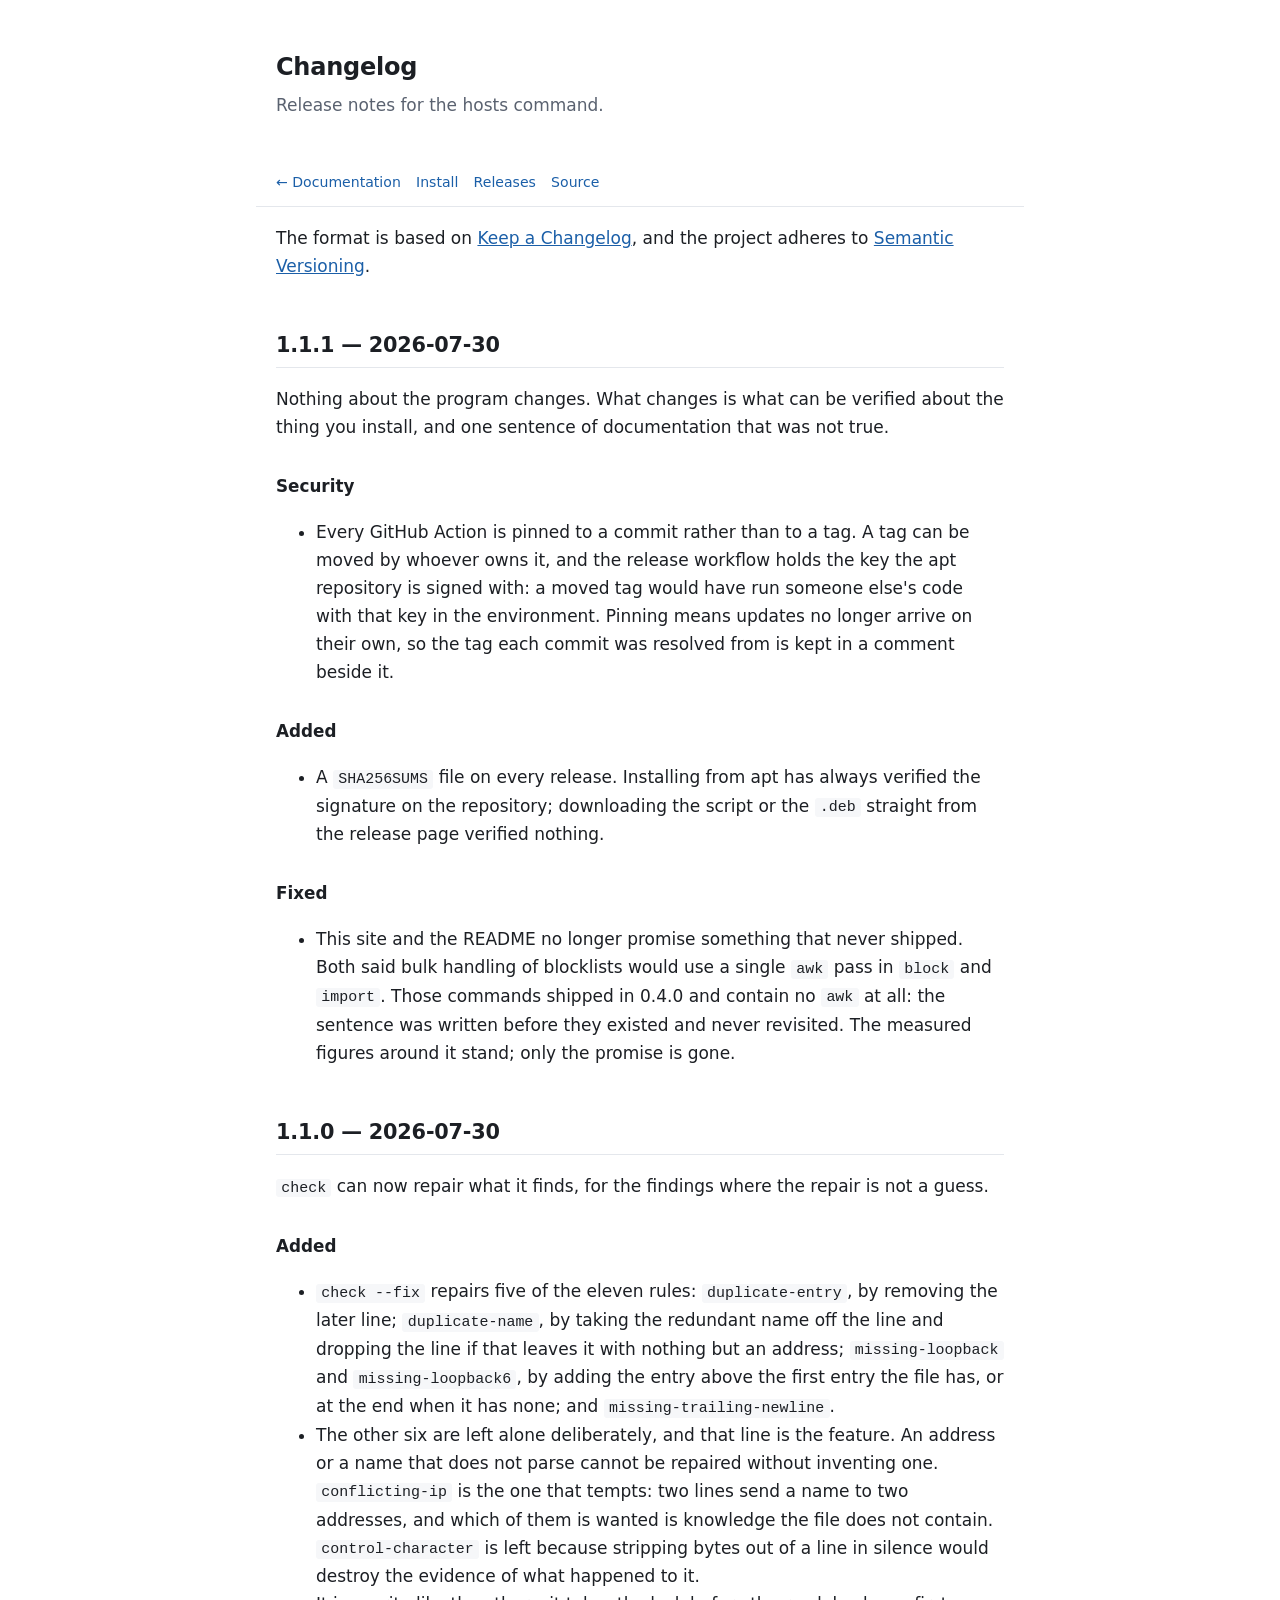
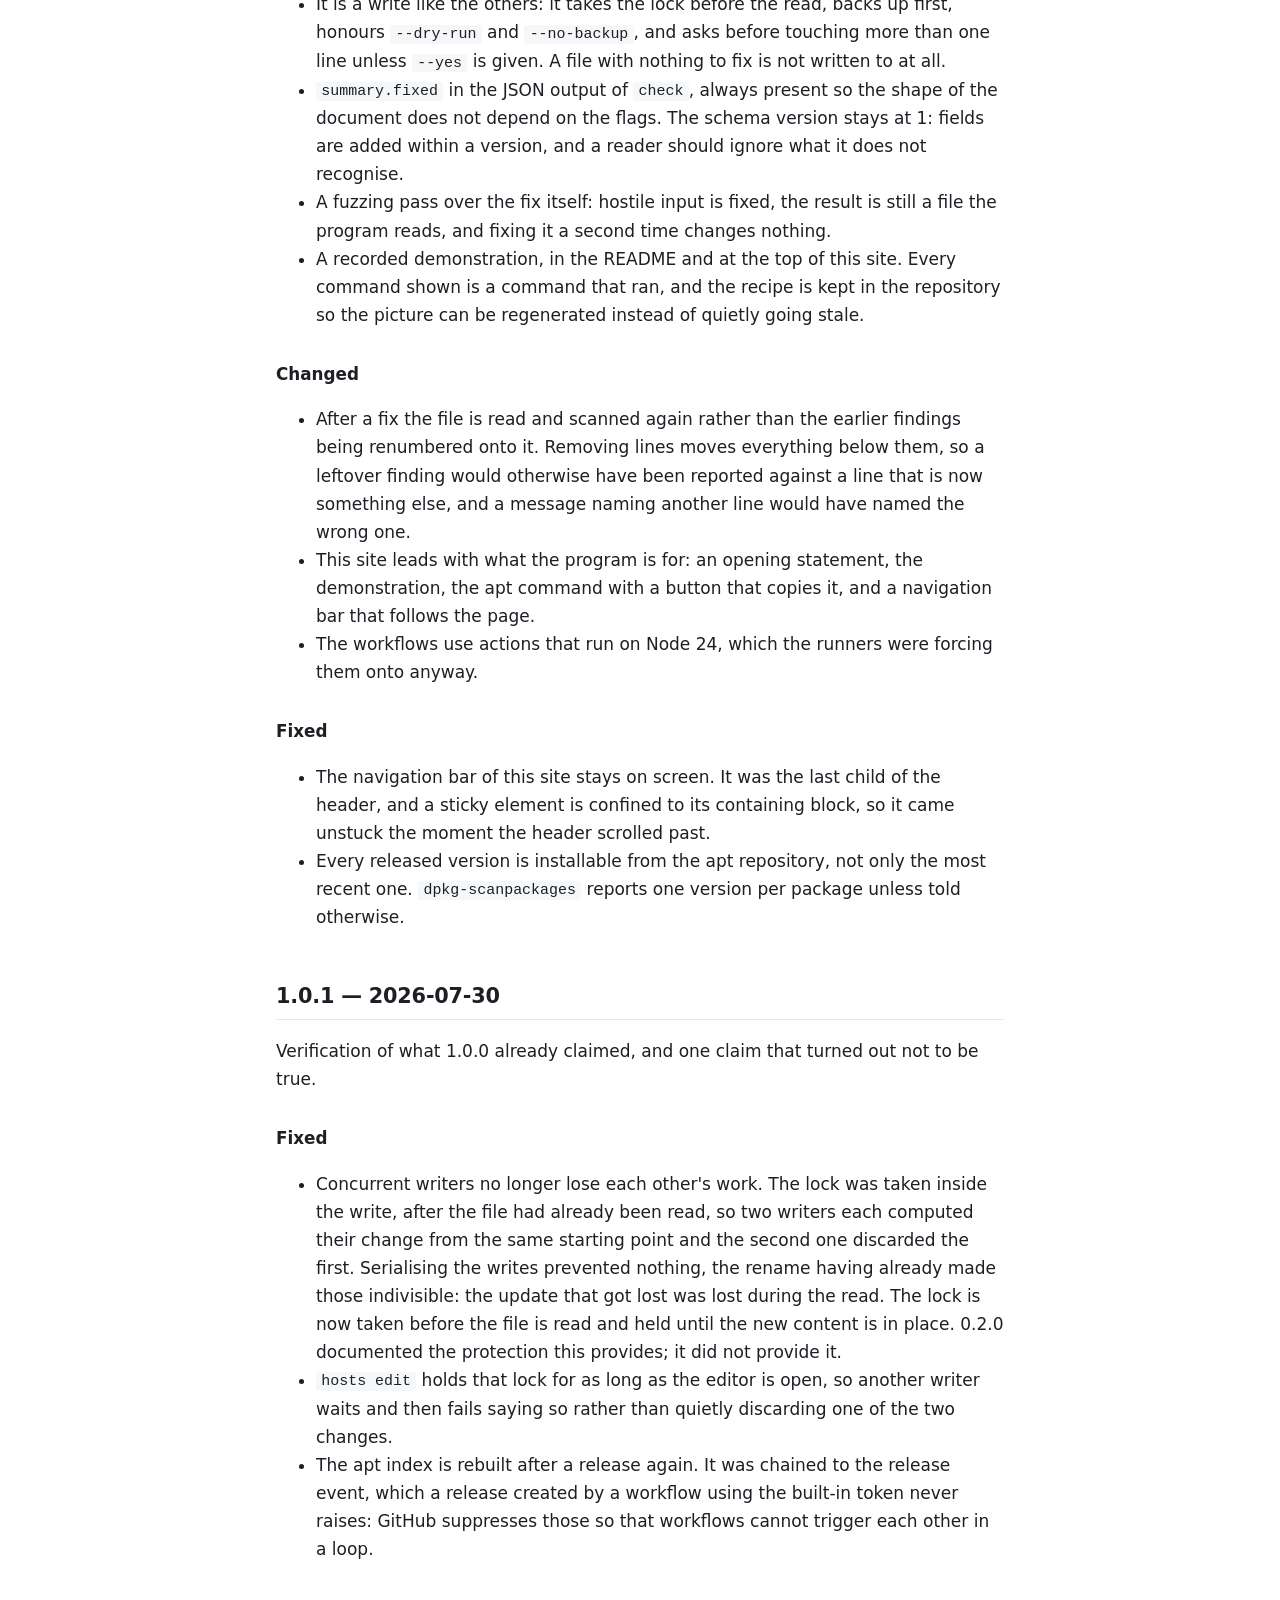
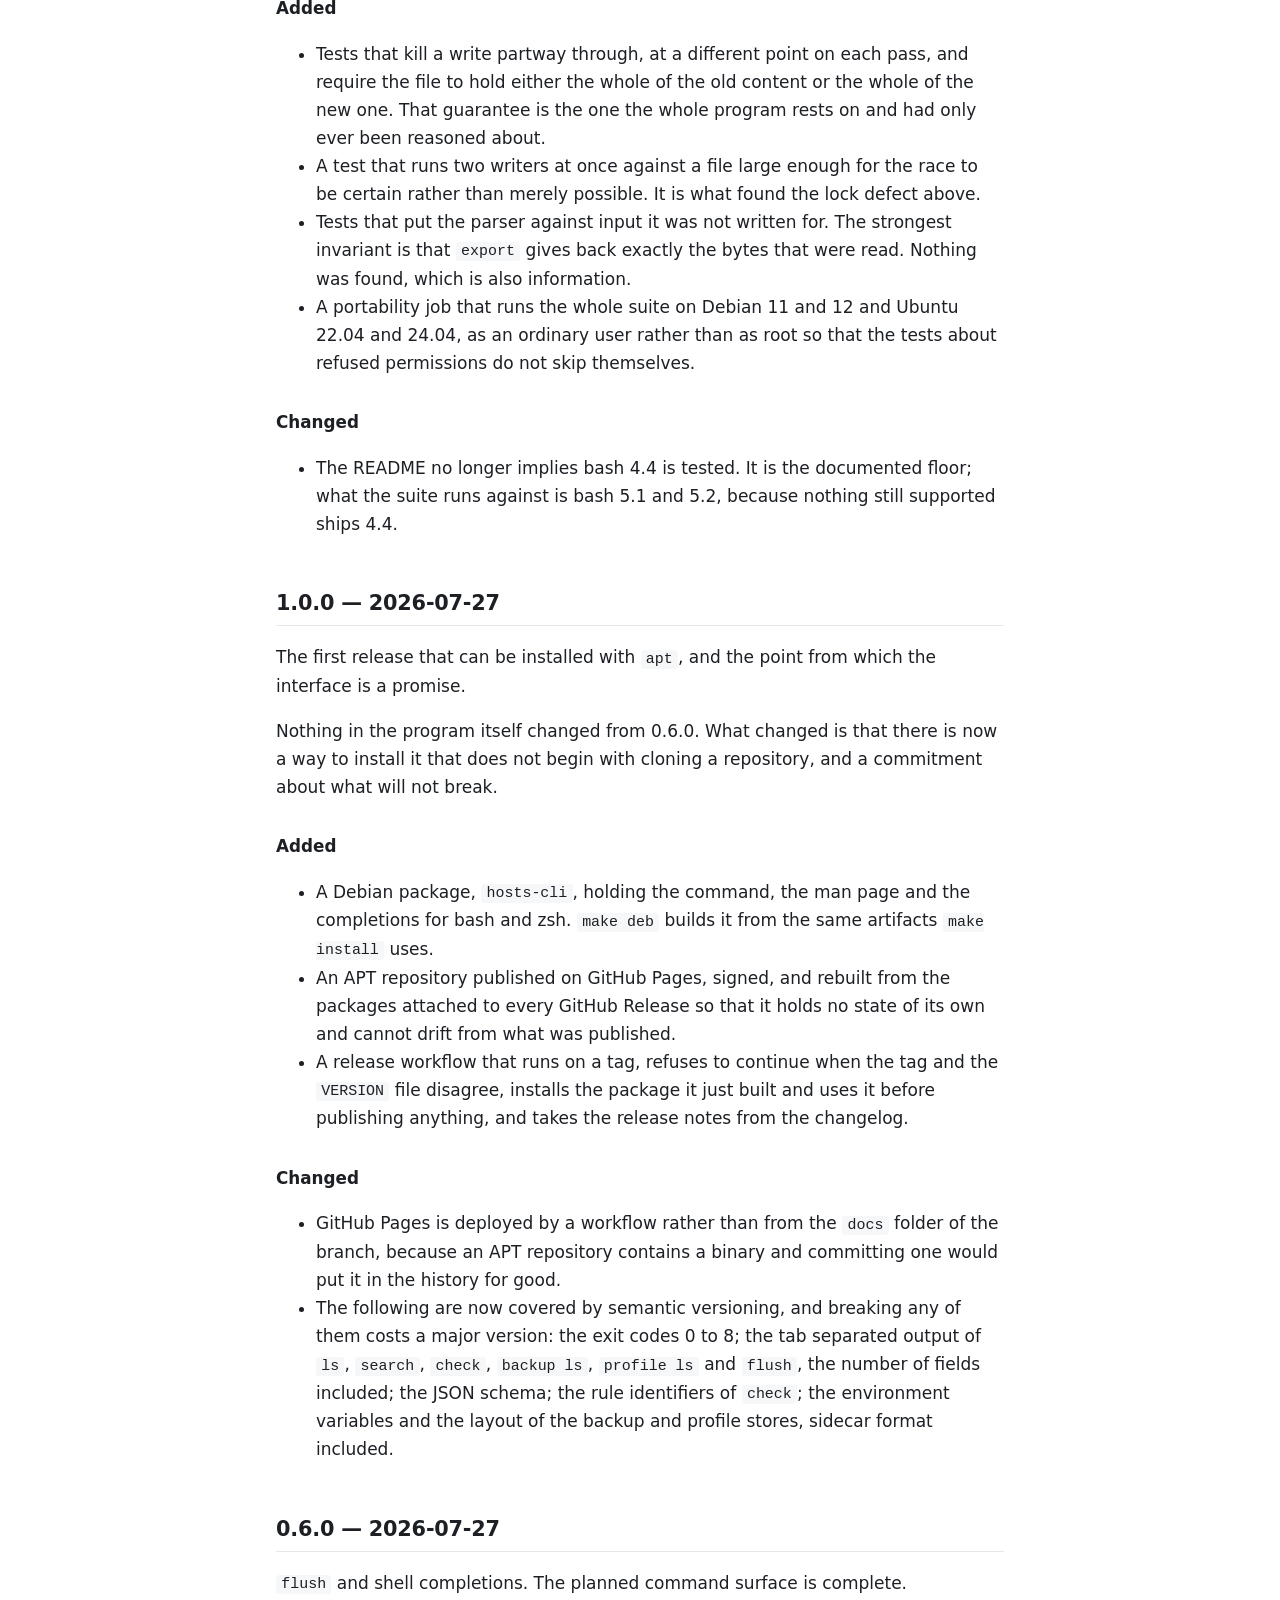
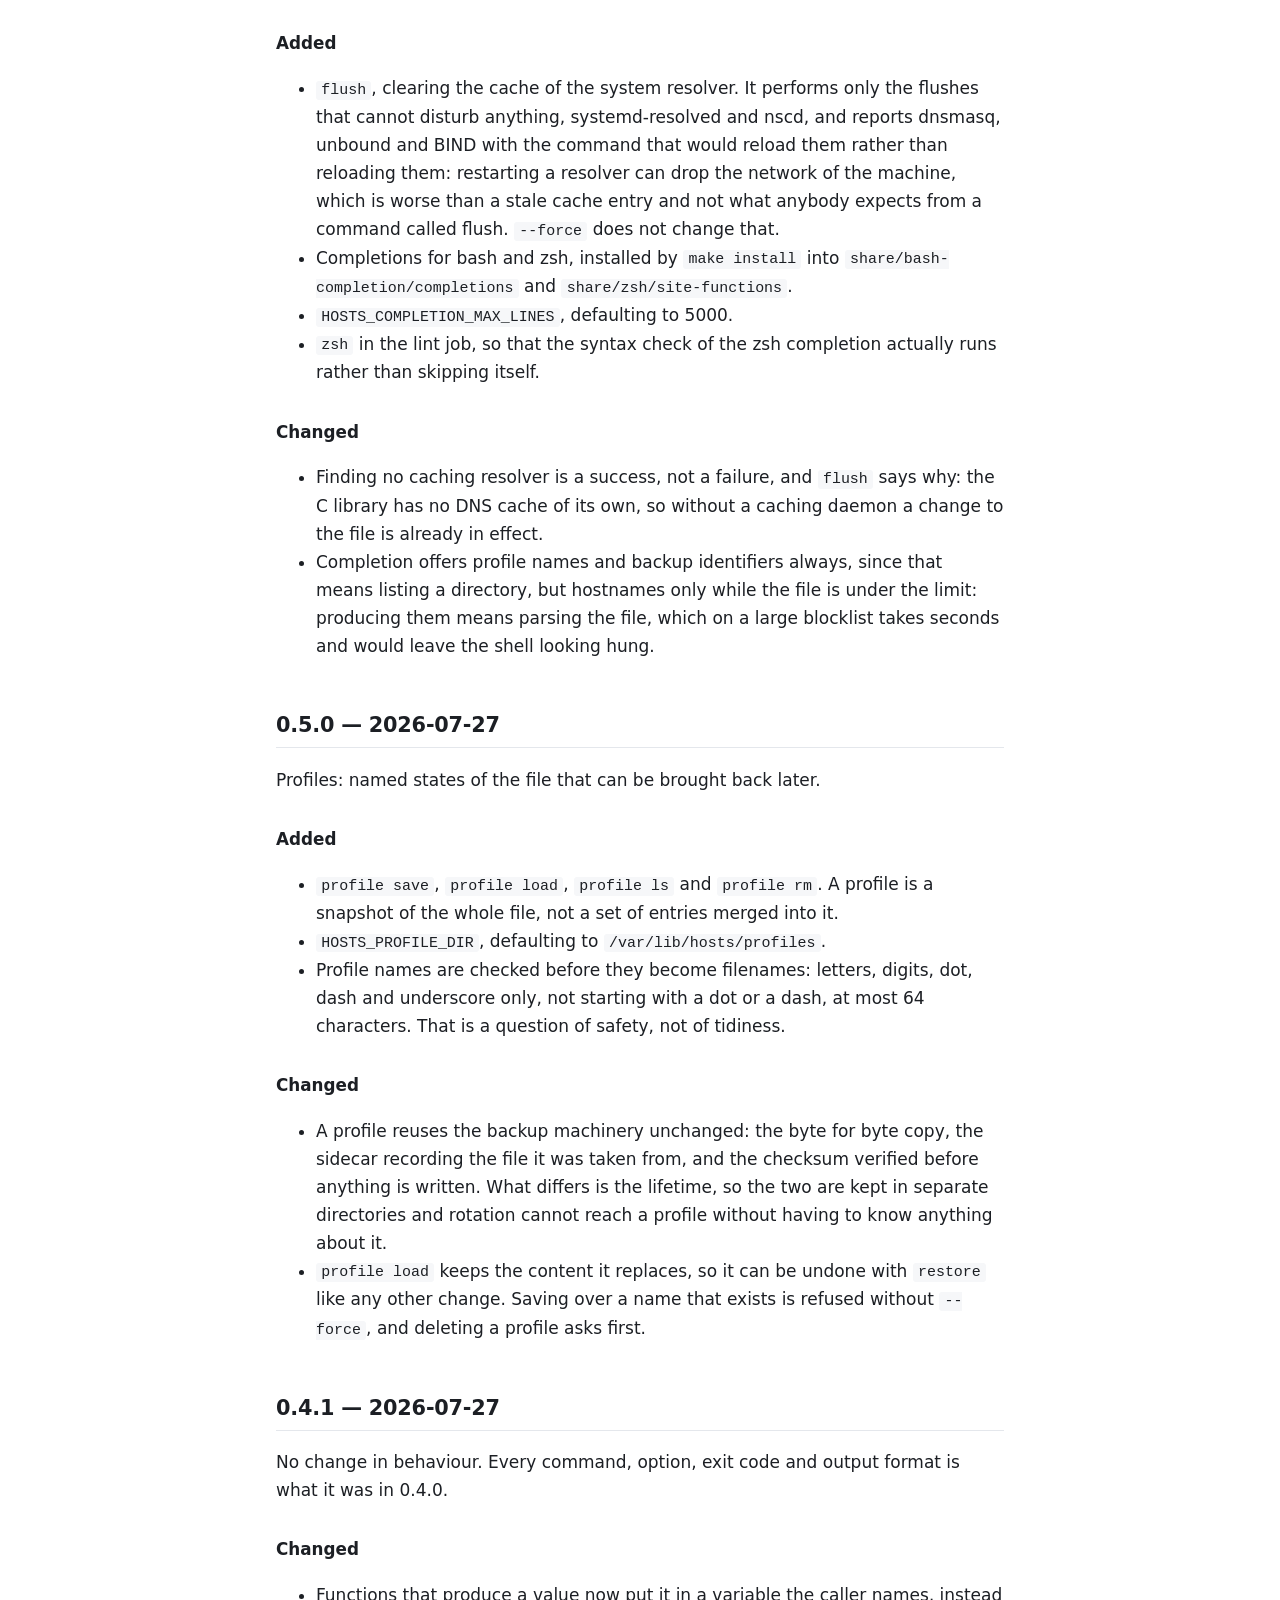
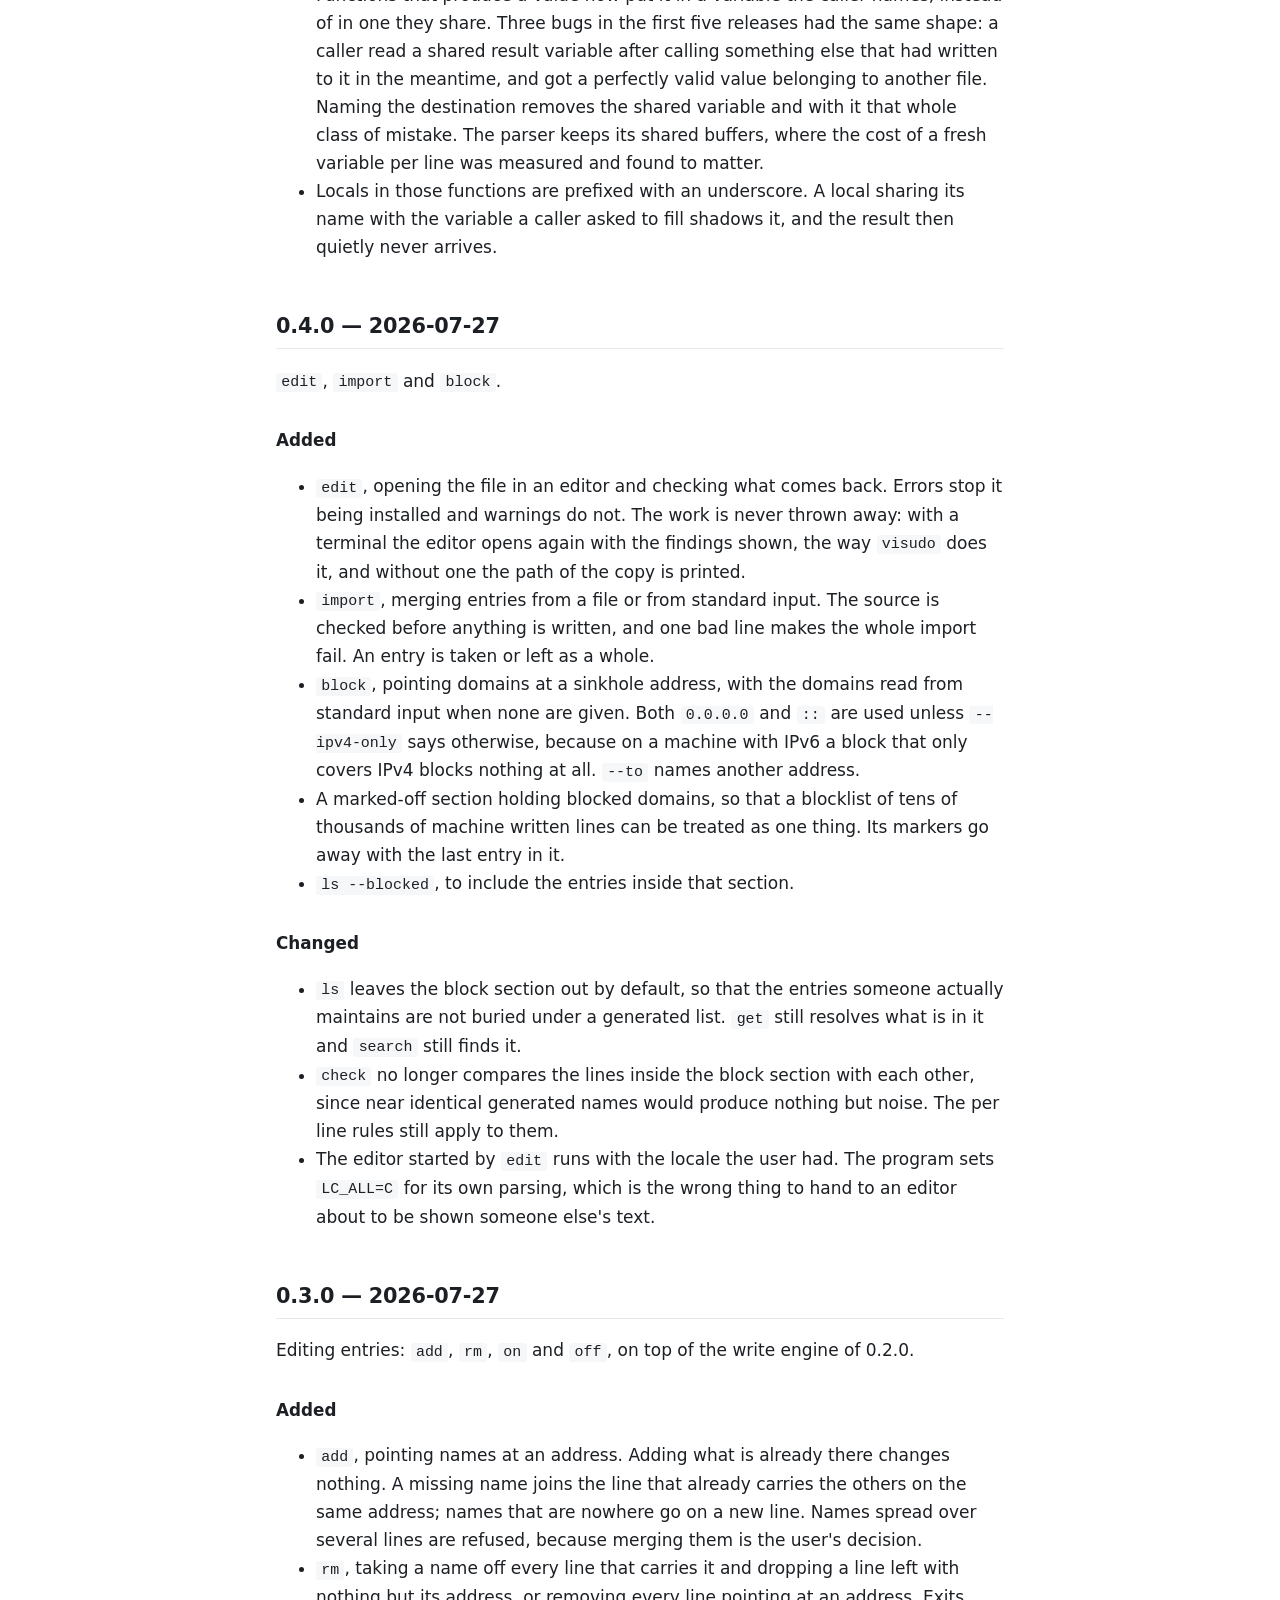
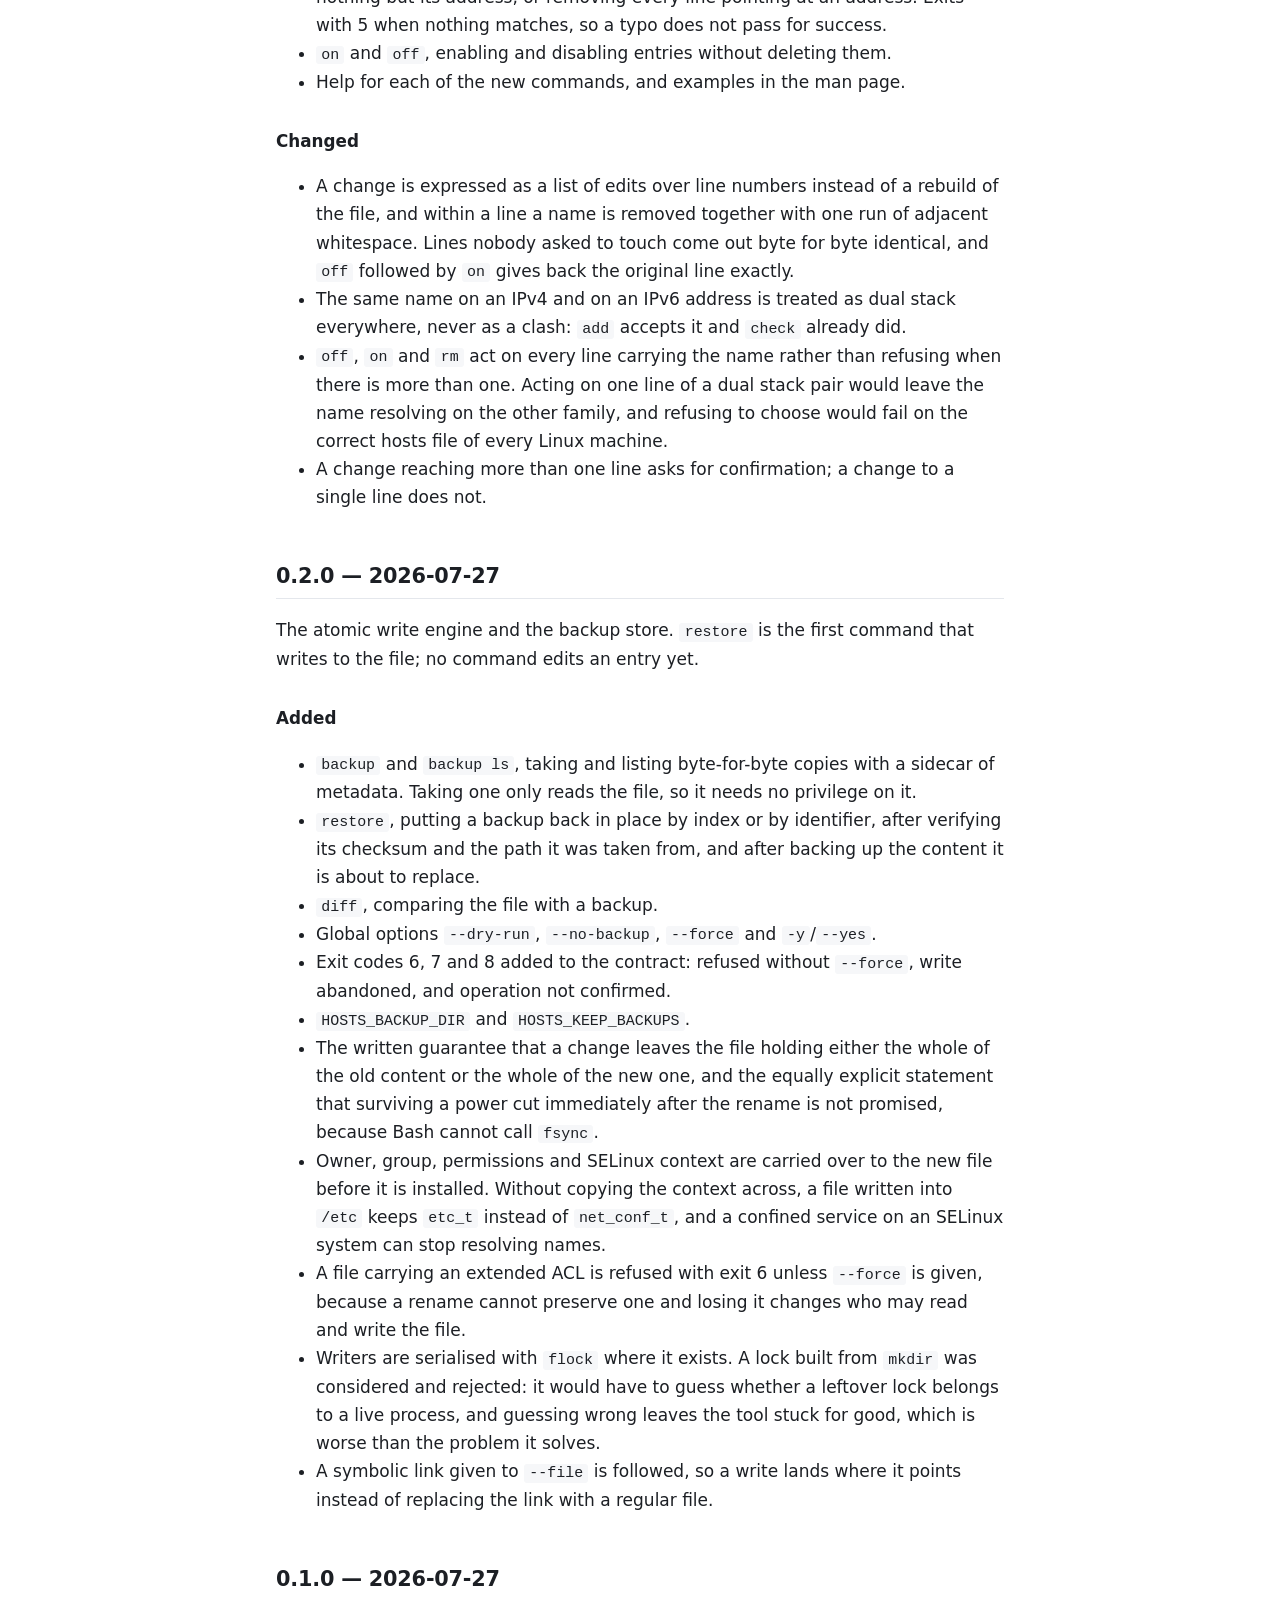
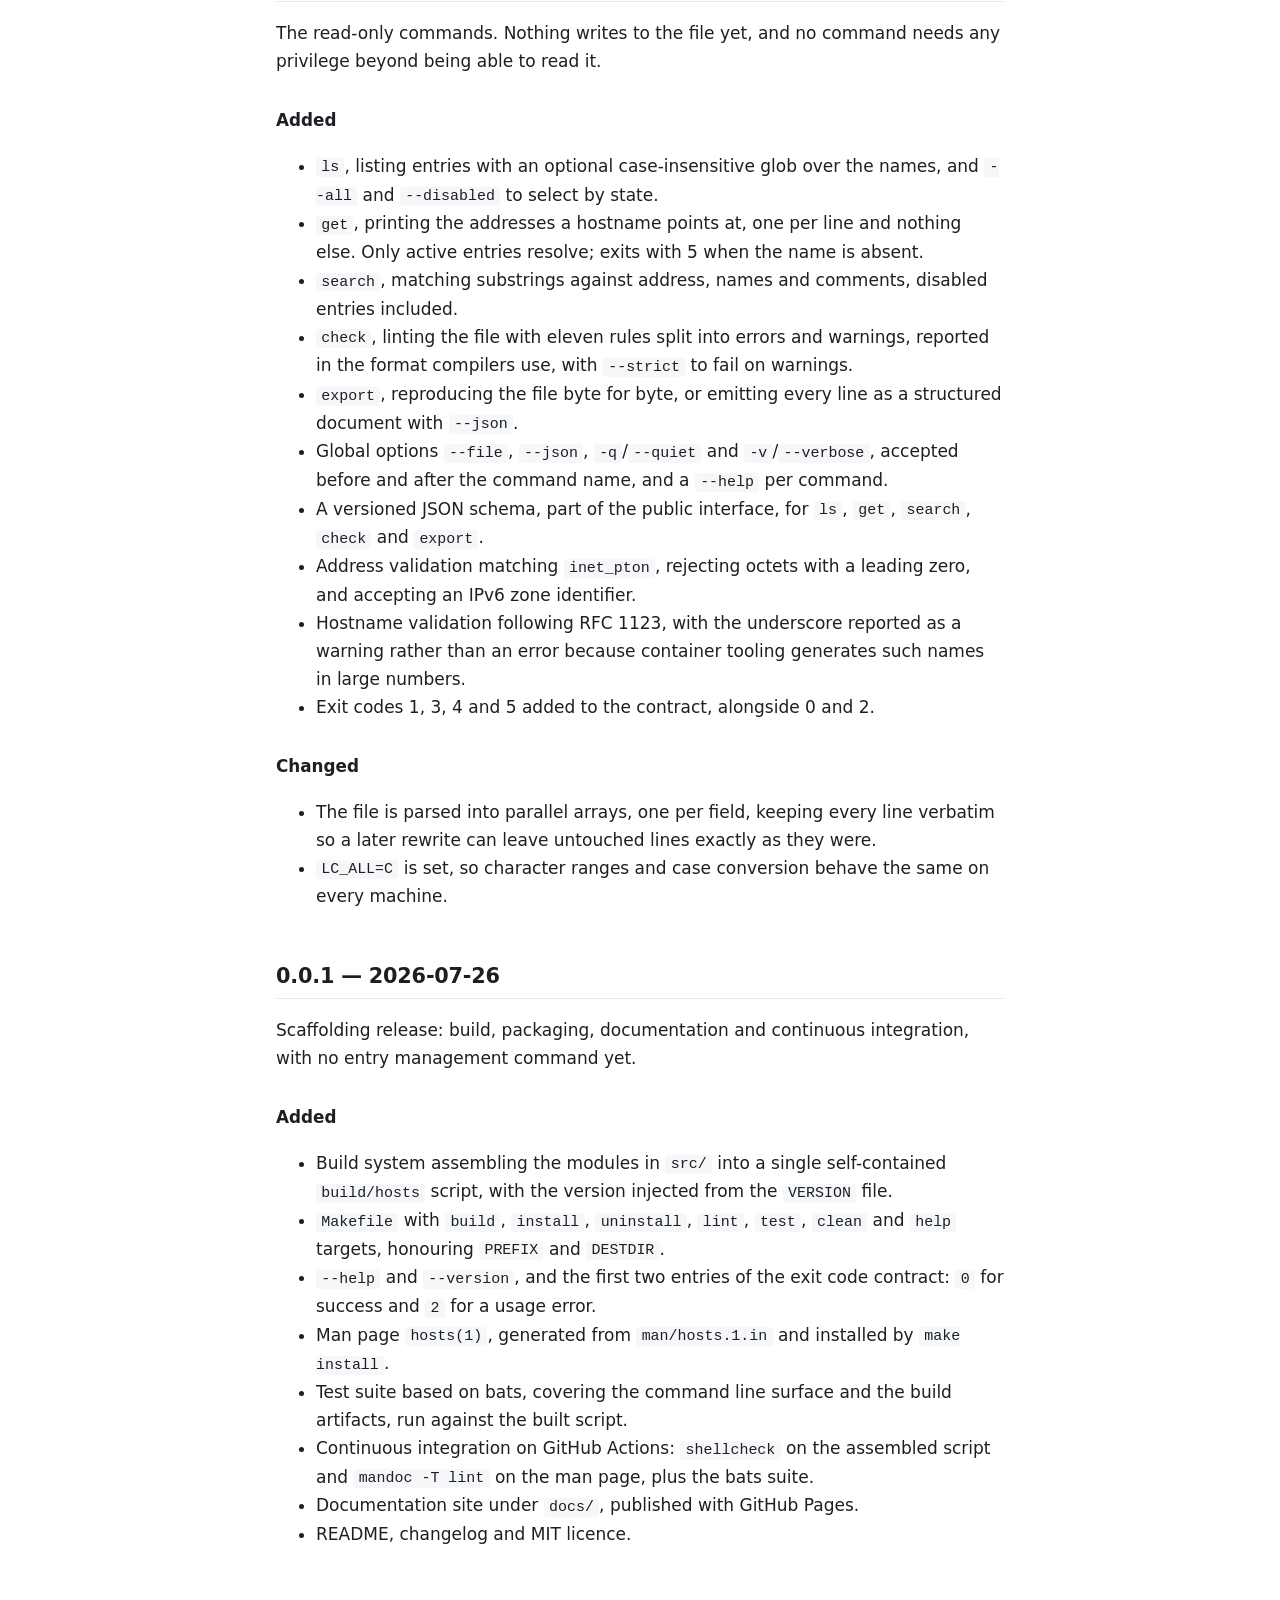
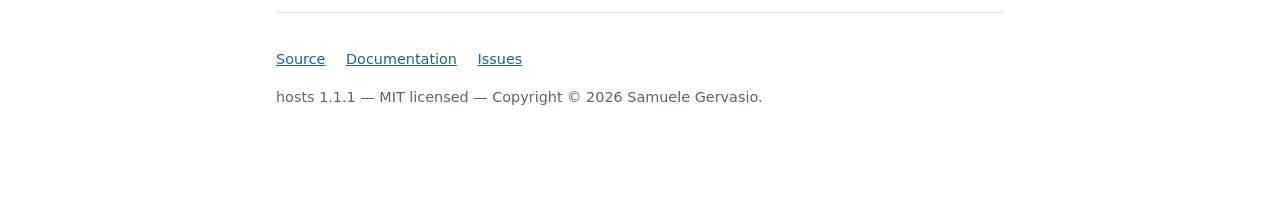
<file: docs/changelog.html>
<!DOCTYPE html>
<html lang="en">
  <head>
    <meta charset="utf-8" />
    <meta name="viewport" content="width=device-width, initial-scale=1" />
    <title>hosts - changelog</title>
    <meta name="description" content="Release notes for the hosts command." />
    <link rel="stylesheet" href="style.css" />
  </head>
  <body>
    <header>
      <h1>Changelog</h1>
      <p class="tagline">Release notes for the hosts command.</p>
    </header>

    <nav>
      <a href="index.html">&larr; Documentation</a>
      <a href="index.html#installation">Install</a>
      <a href="https://github.com/n36l3c7/hosts-cli/releases">Releases</a>
      <a href="https://github.com/n36l3c7/hosts-cli">Source</a>
    </nav>

    <main>
      <p>
        The format is based on
        <a href="https://keepachangelog.com/en/1.1.0/">Keep a Changelog</a>, and
        the project adheres to
        <a href="https://semver.org/spec/v2.0.0.html">Semantic Versioning</a>.
      </p>

      <h2 id="v1-1-1">1.1.1 &mdash; 2026-07-30</h2>
      <p>
        Nothing about the program changes. What changes is what can be verified
        about the thing you install, and one sentence of documentation that was
        not true.
      </p>
      <h3>Security</h3>
      <ul>
        <li>
          Every GitHub Action is pinned to a commit rather than to a tag. A tag
          can be moved by whoever owns it, and the release workflow holds the key
          the apt repository is signed with: a moved tag would have run someone
          else's code with that key in the environment. Pinning means updates no
          longer arrive on their own, so the tag each commit was resolved from is
          kept in a comment beside it.
        </li>
      </ul>
      <h3>Added</h3>
      <ul>
        <li>
          A <code>SHA256SUMS</code> file on every release. Installing from apt
          has always verified the signature on the repository; downloading the
          script or the <code>.deb</code> straight from the release page verified
          nothing.
        </li>
      </ul>
      <h3>Fixed</h3>
      <ul>
        <li>
          This site and the README no longer promise something that never
          shipped. Both said bulk handling of blocklists would use a single
          <code>awk</code> pass in <code>block</code> and <code>import</code>.
          Those commands shipped in 0.4.0 and contain no <code>awk</code> at all:
          the sentence was written before they existed and never revisited. The
          measured figures around it stand; only the promise is gone.
        </li>
      </ul>

      <h2 id="v1-1-0">1.1.0 &mdash; 2026-07-30</h2>
      <p>
        <code>check</code> can now repair what it finds, for the findings where
        the repair is not a guess.
      </p>
      <h3>Added</h3>
      <ul>
        <li>
          <code>check --fix</code> repairs five of the eleven rules:
          <code>duplicate-entry</code>, by removing the later line;
          <code>duplicate-name</code>, by taking the redundant name off the line
          and dropping the line if that leaves it with nothing but an address;
          <code>missing-loopback</code> and <code>missing-loopback6</code>, by
          adding the entry above the first entry the file has, or at the end when
          it has none; and <code>missing-trailing-newline</code>.
        </li>
        <li>
          The other six are left alone deliberately, and that line is the
          feature. An address or a name that does not parse cannot be repaired
          without inventing one. <code>conflicting-ip</code> is the one that
          tempts: two lines send a name to two addresses, and which of them is
          wanted is knowledge the file does not contain.
          <code>control-character</code> is left because stripping bytes out of a
          line in silence would destroy the evidence of what happened to it.
        </li>
        <li>
          It is a write like the others: it takes the lock before the read, backs
          up first, honours <code>--dry-run</code> and <code>--no-backup</code>,
          and asks before touching more than one line unless <code>--yes</code>
          is given. A file with nothing to fix is not written to at all.
        </li>
        <li>
          <code>summary.fixed</code> in the JSON output of <code>check</code>,
          always present so the shape of the document does not depend on the
          flags. The schema version stays at 1: fields are added within a
          version, and a reader should ignore what it does not recognise.
        </li>
        <li>
          A fuzzing pass over the fix itself: hostile input is fixed, the result
          is still a file the program reads, and fixing it a second time changes
          nothing.
        </li>
        <li>
          A recorded demonstration, in the README and at the top of this site.
          Every command shown is a command that ran, and the recipe is kept in
          the repository so the picture can be regenerated instead of quietly
          going stale.
        </li>
      </ul>
      <h3>Changed</h3>
      <ul>
        <li>
          After a fix the file is read and scanned again rather than the earlier
          findings being renumbered onto it. Removing lines moves everything
          below them, so a leftover finding would otherwise have been reported
          against a line that is now something else, and a message naming another
          line would have named the wrong one.
        </li>
        <li>
          This site leads with what the program is for: an opening statement, the
          demonstration, the apt command with a button that copies it, and a
          navigation bar that follows the page.
        </li>
        <li>
          The workflows use actions that run on Node 24, which the runners were
          forcing them onto anyway.
        </li>
      </ul>
      <h3>Fixed</h3>
      <ul>
        <li>
          The navigation bar of this site stays on screen. It was the last child
          of the header, and a sticky element is confined to its containing
          block, so it came unstuck the moment the header scrolled past.
        </li>
        <li>
          Every released version is installable from the apt repository, not only
          the most recent one. <code>dpkg-scanpackages</code> reports one version
          per package unless told otherwise.
        </li>
      </ul>

      <h2 id="v1-0-1">1.0.1 &mdash; 2026-07-30</h2>
      <p>
        Verification of what 1.0.0 already claimed, and one claim that turned
        out not to be true.
      </p>
      <h3>Fixed</h3>
      <ul>
        <li>
          Concurrent writers no longer lose each other's work. The lock was
          taken inside the write, after the file had already been read, so two
          writers each computed their change from the same starting point and
          the second one discarded the first. Serialising the writes prevented
          nothing, the rename having already made those indivisible: the update
          that got lost was lost during the read. The lock is now taken before
          the file is read and held until the new content is in place. 0.2.0
          documented the protection this provides; it did not provide it.
        </li>
        <li>
          <code>hosts edit</code> holds that lock for as long as the editor is
          open, so another writer waits and then fails saying so rather than
          quietly discarding one of the two changes.
        </li>
        <li>
          The apt index is rebuilt after a release again. It was chained to the
          release event, which a release created by a workflow using the
          built-in token never raises: GitHub suppresses those so that workflows
          cannot trigger each other in a loop.
        </li>
      </ul>
      <h3>Added</h3>
      <ul>
        <li>
          Tests that kill a write partway through, at a different point on each
          pass, and require the file to hold either the whole of the old content
          or the whole of the new one. That guarantee is the one the whole
          program rests on and had only ever been reasoned about.
        </li>
        <li>
          A test that runs two writers at once against a file large enough for
          the race to be certain rather than merely possible. It is what found
          the lock defect above.
        </li>
        <li>
          Tests that put the parser against input it was not written for. The
          strongest invariant is that <code>export</code> gives back exactly the
          bytes that were read. Nothing was found, which is also information.
        </li>
        <li>
          A portability job that runs the whole suite on Debian 11 and 12 and
          Ubuntu 22.04 and 24.04, as an ordinary user rather than as root so
          that the tests about refused permissions do not skip themselves.
        </li>
      </ul>
      <h3>Changed</h3>
      <ul>
        <li>
          The README no longer implies bash 4.4 is tested. It is the documented
          floor; what the suite runs against is bash 5.1 and 5.2, because
          nothing still supported ships 4.4.
        </li>
      </ul>

      <h2 id="v1-0-0">1.0.0 &mdash; 2026-07-27</h2>
      <p>
        The first release that can be installed with <code>apt</code>, and the
        point from which the interface is a promise.
      </p>
      <p>
        Nothing in the program itself changed from 0.6.0. What changed is that
        there is now a way to install it that does not begin with cloning a
        repository, and a commitment about what will not break.
      </p>
      <h3>Added</h3>
      <ul>
        <li>
          A Debian package, <code>hosts-cli</code>, holding the command, the man
          page and the completions for bash and zsh. <code>make deb</code>
          builds it from the same artifacts <code>make install</code> uses.
        </li>
        <li>
          An APT repository published on GitHub Pages, signed, and rebuilt from
          the packages attached to every GitHub Release so that it holds no
          state of its own and cannot drift from what was published.
        </li>
        <li>
          A release workflow that runs on a tag, refuses to continue when the
          tag and the <code>VERSION</code> file disagree, installs the package
          it just built and uses it before publishing anything, and takes the
          release notes from the changelog.
        </li>
      </ul>
      <h3>Changed</h3>
      <ul>
        <li>
          GitHub Pages is deployed by a workflow rather than from the
          <code>docs</code> folder of the branch, because an APT repository
          contains a binary and committing one would put it in the history for
          good.
        </li>
        <li>
          The following are now covered by semantic versioning, and breaking any
          of them costs a major version: the exit codes 0 to 8; the tab
          separated output of <code>ls</code>, <code>search</code>,
          <code>check</code>, <code>backup ls</code>, <code>profile ls</code>
          and <code>flush</code>, the number of fields included; the JSON
          schema; the rule identifiers of <code>check</code>; the environment
          variables and the layout of the backup and profile stores, sidecar
          format included.
        </li>
      </ul>

      <h2 id="v0-6-0">0.6.0 &mdash; 2026-07-27</h2>
      <p>
        <code>flush</code> and shell completions. The planned command surface is
        complete.
      </p>
      <h3>Added</h3>
      <ul>
        <li>
          <code>flush</code>, clearing the cache of the system resolver. It
          performs only the flushes that cannot disturb anything,
          systemd-resolved and nscd, and reports dnsmasq, unbound and BIND with
          the command that would reload them rather than reloading them:
          restarting a resolver can drop the network of the machine, which is
          worse than a stale cache entry and not what anybody expects from a
          command called flush. <code>--force</code> does not change that.
        </li>
        <li>
          Completions for bash and zsh, installed by <code>make install</code>
          into <code>share/bash-completion/completions</code> and
          <code>share/zsh/site-functions</code>.
        </li>
        <li>
          <code>HOSTS_COMPLETION_MAX_LINES</code>, defaulting to 5000.
        </li>
        <li>
          <code>zsh</code> in the lint job, so that the syntax check of the zsh
          completion actually runs rather than skipping itself.
        </li>
      </ul>
      <h3>Changed</h3>
      <ul>
        <li>
          Finding no caching resolver is a success, not a failure, and
          <code>flush</code> says why: the C library has no DNS cache of its
          own, so without a caching daemon a change to the file is already in
          effect.
        </li>
        <li>
          Completion offers profile names and backup identifiers always, since
          that means listing a directory, but hostnames only while the file is
          under the limit: producing them means parsing the file, which on a
          large blocklist takes seconds and would leave the shell looking hung.
        </li>
      </ul>

      <h2 id="v0-5-0">0.5.0 &mdash; 2026-07-27</h2>
      <p>Profiles: named states of the file that can be brought back later.</p>
      <h3>Added</h3>
      <ul>
        <li>
          <code>profile save</code>, <code>profile load</code>,
          <code>profile ls</code> and <code>profile rm</code>. A profile is a
          snapshot of the whole file, not a set of entries merged into it.
        </li>
        <li>
          <code>HOSTS_PROFILE_DIR</code>, defaulting to
          <code>/var/lib/hosts/profiles</code>.
        </li>
        <li>
          Profile names are checked before they become filenames: letters,
          digits, dot, dash and underscore only, not starting with a dot or a
          dash, at most 64 characters. That is a question of safety, not of
          tidiness.
        </li>
      </ul>
      <h3>Changed</h3>
      <ul>
        <li>
          A profile reuses the backup machinery unchanged: the byte for byte
          copy, the sidecar recording the file it was taken from, and the
          checksum verified before anything is written. What differs is the
          lifetime, so the two are kept in separate directories and rotation
          cannot reach a profile without having to know anything about it.
        </li>
        <li>
          <code>profile load</code> keeps the content it replaces, so it can be
          undone with <code>restore</code> like any other change. Saving over a
          name that exists is refused without <code>--force</code>, and deleting
          a profile asks first.
        </li>
      </ul>

      <h2 id="v0-4-1">0.4.1 &mdash; 2026-07-27</h2>
      <p>
        No change in behaviour. Every command, option, exit code and output
        format is what it was in 0.4.0.
      </p>
      <h3>Changed</h3>
      <ul>
        <li>
          Functions that produce a value now put it in a variable the caller
          names, instead of in one they share. Three bugs in the first five
          releases had the same shape: a caller read a shared result variable
          after calling something else that had written to it in the meantime,
          and got a perfectly valid value belonging to another file. Naming the
          destination removes the shared variable and with it that whole class
          of mistake. The parser keeps its shared buffers, where the cost of a
          fresh variable per line was measured and found to matter.
        </li>
        <li>
          Locals in those functions are prefixed with an underscore. A local
          sharing its name with the variable a caller asked to fill shadows it,
          and the result then quietly never arrives.
        </li>
      </ul>

      <h2 id="v0-4-0">0.4.0 &mdash; 2026-07-27</h2>
      <p><code>edit</code>, <code>import</code> and <code>block</code>.</p>
      <h3>Added</h3>
      <ul>
        <li>
          <code>edit</code>, opening the file in an editor and checking what
          comes back. Errors stop it being installed and warnings do not. The
          work is never thrown away: with a terminal the editor opens again with
          the findings shown, the way <code>visudo</code> does it, and without
          one the path of the copy is printed.
        </li>
        <li>
          <code>import</code>, merging entries from a file or from standard
          input. The source is checked before anything is written, and one bad
          line makes the whole import fail. An entry is taken or left as a
          whole.
        </li>
        <li>
          <code>block</code>, pointing domains at a sinkhole address, with the
          domains read from standard input when none are given. Both
          <code>0.0.0.0</code> and <code>::</code> are used unless
          <code>--ipv4-only</code> says otherwise, because on a machine with
          IPv6 a block that only covers IPv4 blocks nothing at all.
          <code>--to</code> names another address.
        </li>
        <li>
          A marked-off section holding blocked domains, so that a blocklist of
          tens of thousands of machine written lines can be treated as one
          thing. Its markers go away with the last entry in it.
        </li>
        <li>
          <code>ls --blocked</code>, to include the entries inside that section.
        </li>
      </ul>
      <h3>Changed</h3>
      <ul>
        <li>
          <code>ls</code> leaves the block section out by default, so that the
          entries someone actually maintains are not buried under a generated
          list. <code>get</code> still resolves what is in it and
          <code>search</code> still finds it.
        </li>
        <li>
          <code>check</code> no longer compares the lines inside the block
          section with each other, since near identical generated names would
          produce nothing but noise. The per line rules still apply to them.
        </li>
        <li>
          The editor started by <code>edit</code> runs with the locale the user
          had. The program sets <code>LC_ALL=C</code> for its own parsing, which
          is the wrong thing to hand to an editor about to be shown someone
          else's text.
        </li>
      </ul>

      <h2 id="v0-3-0">0.3.0 &mdash; 2026-07-27</h2>
      <p>
        Editing entries: <code>add</code>, <code>rm</code>, <code>on</code> and
        <code>off</code>, on top of the write engine of 0.2.0.
      </p>
      <h3>Added</h3>
      <ul>
        <li>
          <code>add</code>, pointing names at an address. Adding what is already
          there changes nothing. A missing name joins the line that already
          carries the others on the same address; names that are nowhere go on a
          new line. Names spread over several lines are refused, because merging
          them is the user's decision.
        </li>
        <li>
          <code>rm</code>, taking a name off every line that carries it and
          dropping a line left with nothing but its address, or removing every
          line pointing at an address. Exits with 5 when nothing matches, so a
          typo does not pass for success.
        </li>
        <li>
          <code>on</code> and <code>off</code>, enabling and disabling entries
          without deleting them.
        </li>
        <li>
          Help for each of the new commands, and examples in the man page.
        </li>
      </ul>
      <h3>Changed</h3>
      <ul>
        <li>
          A change is expressed as a list of edits over line numbers instead of
          a rebuild of the file, and within a line a name is removed together
          with one run of adjacent whitespace. Lines nobody asked to touch come
          out byte for byte identical, and <code>off</code> followed by
          <code>on</code> gives back the original line exactly.
        </li>
        <li>
          The same name on an IPv4 and on an IPv6 address is treated as dual
          stack everywhere, never as a clash: <code>add</code> accepts it and
          <code>check</code> already did.
        </li>
        <li>
          <code>off</code>, <code>on</code> and <code>rm</code> act on every line
          carrying the name rather than refusing when there is more than one.
          Acting on one line of a dual stack pair would leave the name resolving
          on the other family, and refusing to choose would fail on the correct
          hosts file of every Linux machine.
        </li>
        <li>
          A change reaching more than one line asks for confirmation; a change
          to a single line does not.
        </li>
      </ul>

      <h2 id="v0-2-0">0.2.0 &mdash; 2026-07-27</h2>
      <p>
        The atomic write engine and the backup store. <code>restore</code> is
        the first command that writes to the file; no command edits an entry
        yet.
      </p>
      <h3>Added</h3>
      <ul>
        <li>
          <code>backup</code> and <code>backup ls</code>, taking and listing
          byte-for-byte copies with a sidecar of metadata. Taking one only reads
          the file, so it needs no privilege on it.
        </li>
        <li>
          <code>restore</code>, putting a backup back in place by index or by
          identifier, after verifying its checksum and the path it was taken
          from, and after backing up the content it is about to replace.
        </li>
        <li><code>diff</code>, comparing the file with a backup.</li>
        <li>
          Global options <code>--dry-run</code>, <code>--no-backup</code>,
          <code>--force</code> and <code>-y</code>/<code>--yes</code>.
        </li>
        <li>
          Exit codes 6, 7 and 8 added to the contract: refused without
          <code>--force</code>, write abandoned, and operation not confirmed.
        </li>
        <li>
          <code>HOSTS_BACKUP_DIR</code> and <code>HOSTS_KEEP_BACKUPS</code>.
        </li>
        <li>
          The written guarantee that a change leaves the file holding either the
          whole of the old content or the whole of the new one, and the equally
          explicit statement that surviving a power cut immediately after the
          rename is not promised, because Bash cannot call <code>fsync</code>.
        </li>
        <li>
          Owner, group, permissions and SELinux context are carried over to the
          new file before it is installed. Without copying the context across, a
          file written into <code>/etc</code> keeps <code>etc_t</code> instead
          of <code>net_conf_t</code>, and a confined service on an SELinux
          system can stop resolving names.
        </li>
        <li>
          A file carrying an extended ACL is refused with exit 6 unless
          <code>--force</code> is given, because a rename cannot preserve one
          and losing it changes who may read and write the file.
        </li>
        <li>
          Writers are serialised with <code>flock</code> where it exists. A lock
          built from <code>mkdir</code> was considered and rejected: it would
          have to guess whether a leftover lock belongs to a live process, and
          guessing wrong leaves the tool stuck for good, which is worse than the
          problem it solves.
        </li>
        <li>
          A symbolic link given to <code>--file</code> is followed, so a write
          lands where it points instead of replacing the link with a regular
          file.
        </li>
      </ul>

      <h2 id="v0-1-0">0.1.0 &mdash; 2026-07-27</h2>
      <p>
        The read-only commands. Nothing writes to the file yet, and no command
        needs any privilege beyond being able to read it.
      </p>
      <h3>Added</h3>
      <ul>
        <li>
          <code>ls</code>, listing entries with an optional case-insensitive
          glob over the names, and <code>--all</code> and
          <code>--disabled</code> to select by state.
        </li>
        <li>
          <code>get</code>, printing the addresses a hostname points at, one per
          line and nothing else. Only active entries resolve; exits with 5 when
          the name is absent.
        </li>
        <li>
          <code>search</code>, matching substrings against address, names and
          comments, disabled entries included.
        </li>
        <li>
          <code>check</code>, linting the file with eleven rules split into
          errors and warnings, reported in the format compilers use, with
          <code>--strict</code> to fail on warnings.
        </li>
        <li>
          <code>export</code>, reproducing the file byte for byte, or emitting
          every line as a structured document with <code>--json</code>.
        </li>
        <li>
          Global options <code>--file</code>, <code>--json</code>,
          <code>-q</code>/<code>--quiet</code> and
          <code>-v</code>/<code>--verbose</code>, accepted before and after the
          command name, and a <code>--help</code> per command.
        </li>
        <li>
          A versioned JSON schema, part of the public interface, for
          <code>ls</code>, <code>get</code>, <code>search</code>,
          <code>check</code> and <code>export</code>.
        </li>
        <li>
          Address validation matching <code>inet_pton</code>, rejecting octets
          with a leading zero, and accepting an IPv6 zone identifier.
        </li>
        <li>
          Hostname validation following RFC 1123, with the underscore reported
          as a warning rather than an error because container tooling generates
          such names in large numbers.
        </li>
        <li>
          Exit codes 1, 3, 4 and 5 added to the contract, alongside 0 and 2.
        </li>
      </ul>
      <h3>Changed</h3>
      <ul>
        <li>
          The file is parsed into parallel arrays, one per field, keeping every
          line verbatim so a later rewrite can leave untouched lines exactly as
          they were.
        </li>
        <li>
          <code>LC_ALL=C</code> is set, so character ranges and case conversion
          behave the same on every machine.
        </li>
      </ul>

      <h2 id="v0-0-1">0.0.1 &mdash; 2026-07-26</h2>
      <p>
        Scaffolding release: build, packaging, documentation and continuous
        integration, with no entry management command yet.
      </p>
      <h3>Added</h3>
      <ul>
        <li>
          Build system assembling the modules in <code>src/</code> into a single
          self-contained <code>build/hosts</code> script, with the version
          injected from the <code>VERSION</code> file.
        </li>
        <li>
          <code>Makefile</code> with <code>build</code>, <code>install</code>,
          <code>uninstall</code>, <code>lint</code>, <code>test</code>,
          <code>clean</code> and <code>help</code> targets, honouring
          <code>PREFIX</code> and <code>DESTDIR</code>.
        </li>
        <li>
          <code>--help</code> and <code>--version</code>, and the first two
          entries of the exit code contract: <code>0</code> for success and
          <code>2</code> for a usage error.
        </li>
        <li>
          Man page <code>hosts(1)</code>, generated from
          <code>man/hosts.1.in</code> and installed by
          <code>make install</code>.
        </li>
        <li>
          Test suite based on bats, covering the command line surface and the
          build artifacts, run against the built script.
        </li>
        <li>
          Continuous integration on GitHub Actions: <code>shellcheck</code> on
          the assembled script and <code>mandoc -T lint</code> on the man page,
          plus the bats suite.
        </li>
        <li>Documentation site under <code>docs/</code>, published with GitHub Pages.</li>
        <li>README, changelog and MIT licence.</li>
      </ul>
    </main>

    <footer>
      <p>
        <a href="https://github.com/n36l3c7/hosts-cli">Source</a>
        <a href="index.html">Documentation</a>
        <a href="https://github.com/n36l3c7/hosts-cli/issues">Issues</a>
      </p>
      <p>
        hosts 1.1.1 &mdash; MIT licensed &mdash; Copyright &copy; 2026 Samuele
        Gervasio.
      </p>
    </footer>
  </body>
</html>
</file>
<file: docs/style.css>
/* hosts-cli documentation site. One hand-written stylesheet, no external
   assets, no fonts loaded from third parties, no trackers. Light by default,
   with a dark variant for readers whose system asks for one. */

:root {
  --bg: #ffffff;
  --fg: #1c1f24;
  --muted: #5a6270;
  --rule: #e4e7ec;
  --accent: #1b5fa8;
  --code-bg: #f6f7f9;
  --button-bg: #ffffff;

  /* The navigation bar is one line tall and says so, so that the offset which
     keeps an anchored heading clear of it is derived from its height rather
     than guessed at and left to drift. */
  --nav-height: 3rem;
}

@media (prefers-color-scheme: dark) {
  :root {
    --bg: #14171c;
    --fg: #e6e8ec;
    --muted: #9aa3b0;
    --rule: #2b3038;
    --accent: #79b1ef;
    --code-bg: #1d2128;
    --button-bg: #232830;
  }
}

* {
  box-sizing: border-box;
}

body {
  margin: 0 auto;
  max-width: 48rem;
  padding: 0 1.25rem 5rem;
  background: var(--bg);
  color: var(--fg);
  font-family: system-ui, -apple-system, "Segoe UI", Roboto, sans-serif;
  font-size: 17px;
  line-height: 1.65;
}

a {
  color: var(--accent);
}

img {
  display: block;
  height: auto;
  max-width: 100%;
}

/* --- the top of the page ---------------------------------------------- */

header {
  padding-top: 3rem;
}

h1 {
  font-size: 1.5rem;
  letter-spacing: -0.01em;
  margin: 0;
}

header .tagline {
  color: var(--muted);
  margin: 0.2rem 0 2.5rem;
}

/* The claim the whole program is built around, said once and plainly. */
.hero {
  font-size: 1.6rem;
  font-weight: 600;
  letter-spacing: -0.02em;
  line-height: 1.3;
  margin: 0 0 0.6rem;
}

.hero em {
  color: var(--accent);
  font-style: italic;
  font-weight: 600;
}

.lede {
  color: var(--muted);
  font-size: 1.05rem;
  margin: 0 0 2rem;
}

/* --- the install block, with its copy button -------------------------- */

.install {
  position: relative;
}

.install pre {
  padding-right: 5.5rem;
}

button.copy {
  position: absolute;
  top: 0.6rem;
  right: 0.6rem;
  background: var(--button-bg);
  border: 1px solid var(--rule);
  border-radius: 5px;
  color: var(--muted);
  cursor: pointer;
  font: inherit;
  font-size: 0.8rem;
  padding: 0.15rem 0.6rem;
}

button.copy:hover {
  color: var(--fg);
}

/* --- the demonstration ------------------------------------------------ */

figure {
  margin: 2rem 0;
}

figure img {
  border: 1px solid var(--rule);
  border-radius: 6px;
}

figcaption {
  color: var(--muted);
  font-size: 0.85rem;
  margin-top: 0.6rem;
}

/* --- section navigation ----------------------------------------------- */

/* A sticky element only sticks within its containing block, so this has to be
   a child of body: nested in the header it would come unstuck the moment the
   header scrolled past, which is to say immediately. It also stays on one line
   rather than wrapping, because a bar whose height depends on the width of the
   window cannot have a matching scroll offset. */
nav {
  position: sticky;
  top: 0;
  z-index: 10;
  height: var(--nav-height);
  margin: 2.5rem -1.25rem 0;
  padding: 0 1.25rem;
  background: var(--bg);
  border-bottom: 1px solid var(--rule);
  display: flex;
  align-items: center;
  flex-wrap: nowrap;
  gap: 0.95rem;
  font-size: 0.88rem;
  overflow-x: auto;
  overscroll-behavior-x: contain;
}

nav a {
  text-decoration: none;
  white-space: nowrap;
}

nav a:hover {
  text-decoration: underline;
}

/* --- body ------------------------------------------------------------- */

h2 {
  border-bottom: 1px solid var(--rule);
  font-size: 1.3rem;
  letter-spacing: -0.01em;
  margin-top: 3rem;
  padding-bottom: 0.3rem;
}

h3 {
  font-size: 1.05rem;
  margin-top: 2rem;
}

/* So that following an anchor does not hide the heading behind the nav. */
h2,
h3 {
  scroll-margin-top: calc(var(--nav-height) + 0.75rem);
}

code,
pre {
  font-family: ui-monospace, "Cascadia Code", Consolas, "Liberation Mono",
    monospace;
  font-size: 0.88em;
}

code {
  background: var(--code-bg);
  border-radius: 3px;
  padding: 0.1em 0.35em;
}

pre {
  background: var(--code-bg);
  border: 1px solid var(--rule);
  border-radius: 6px;
  line-height: 1.55;
  overflow-x: auto;
  padding: 0.9rem 1rem;
}

pre code {
  background: none;
  padding: 0;
}

table {
  border-collapse: collapse;
  display: block;
  margin: 1.2rem 0;
  overflow-x: auto;
  width: 100%;
}

th,
td {
  border-bottom: 1px solid var(--rule);
  padding: 0.5rem 0.9rem 0.5rem 0;
  text-align: left;
  vertical-align: top;
}

th {
  font-size: 0.8rem;
  letter-spacing: 0.04em;
  text-transform: uppercase;
}

blockquote {
  border-left: 3px solid var(--accent);
  color: var(--muted);
  margin: 1.4rem 0;
  padding: 0.1rem 0 0.1rem 1rem;
}

footer {
  border-top: 1px solid var(--rule);
  color: var(--muted);
  font-size: 0.9rem;
  margin-top: 4rem;
  padding-top: 1.25rem;
}

footer a {
  margin-right: 1rem;
}
</file>
